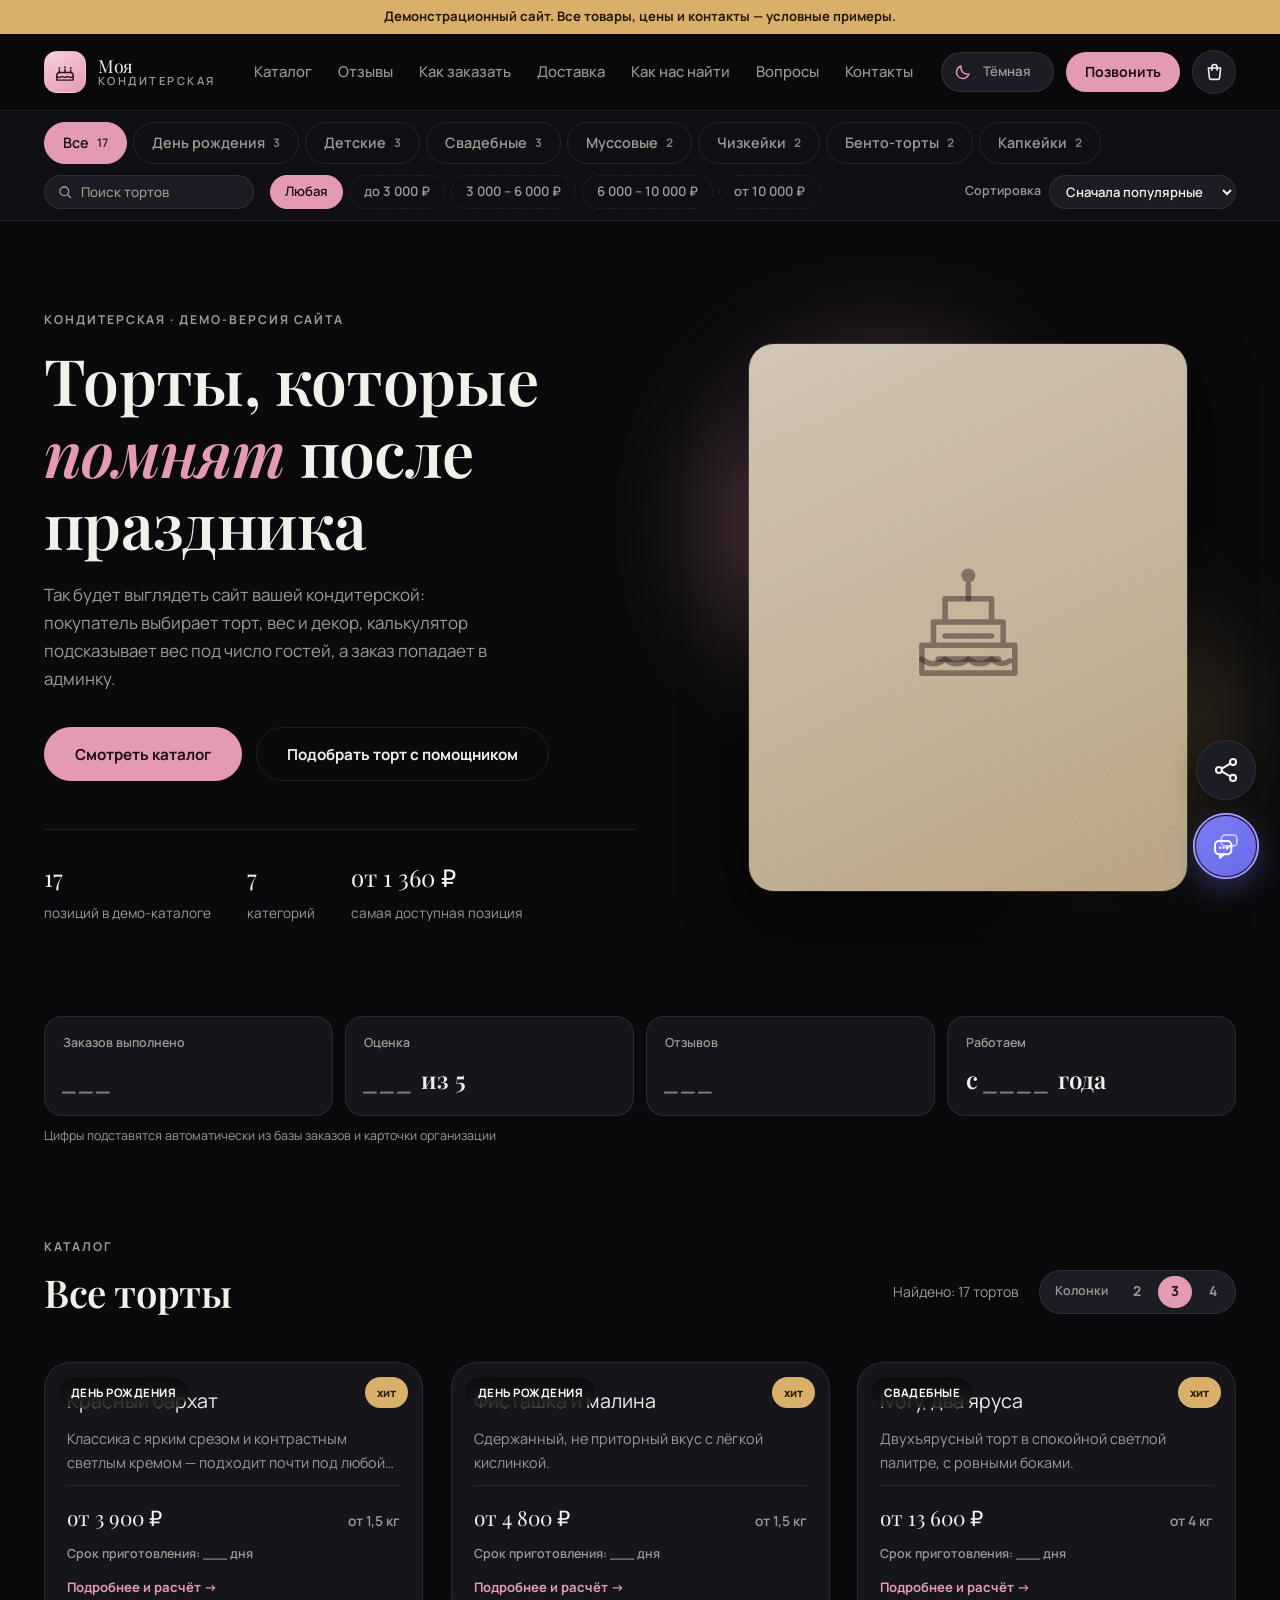
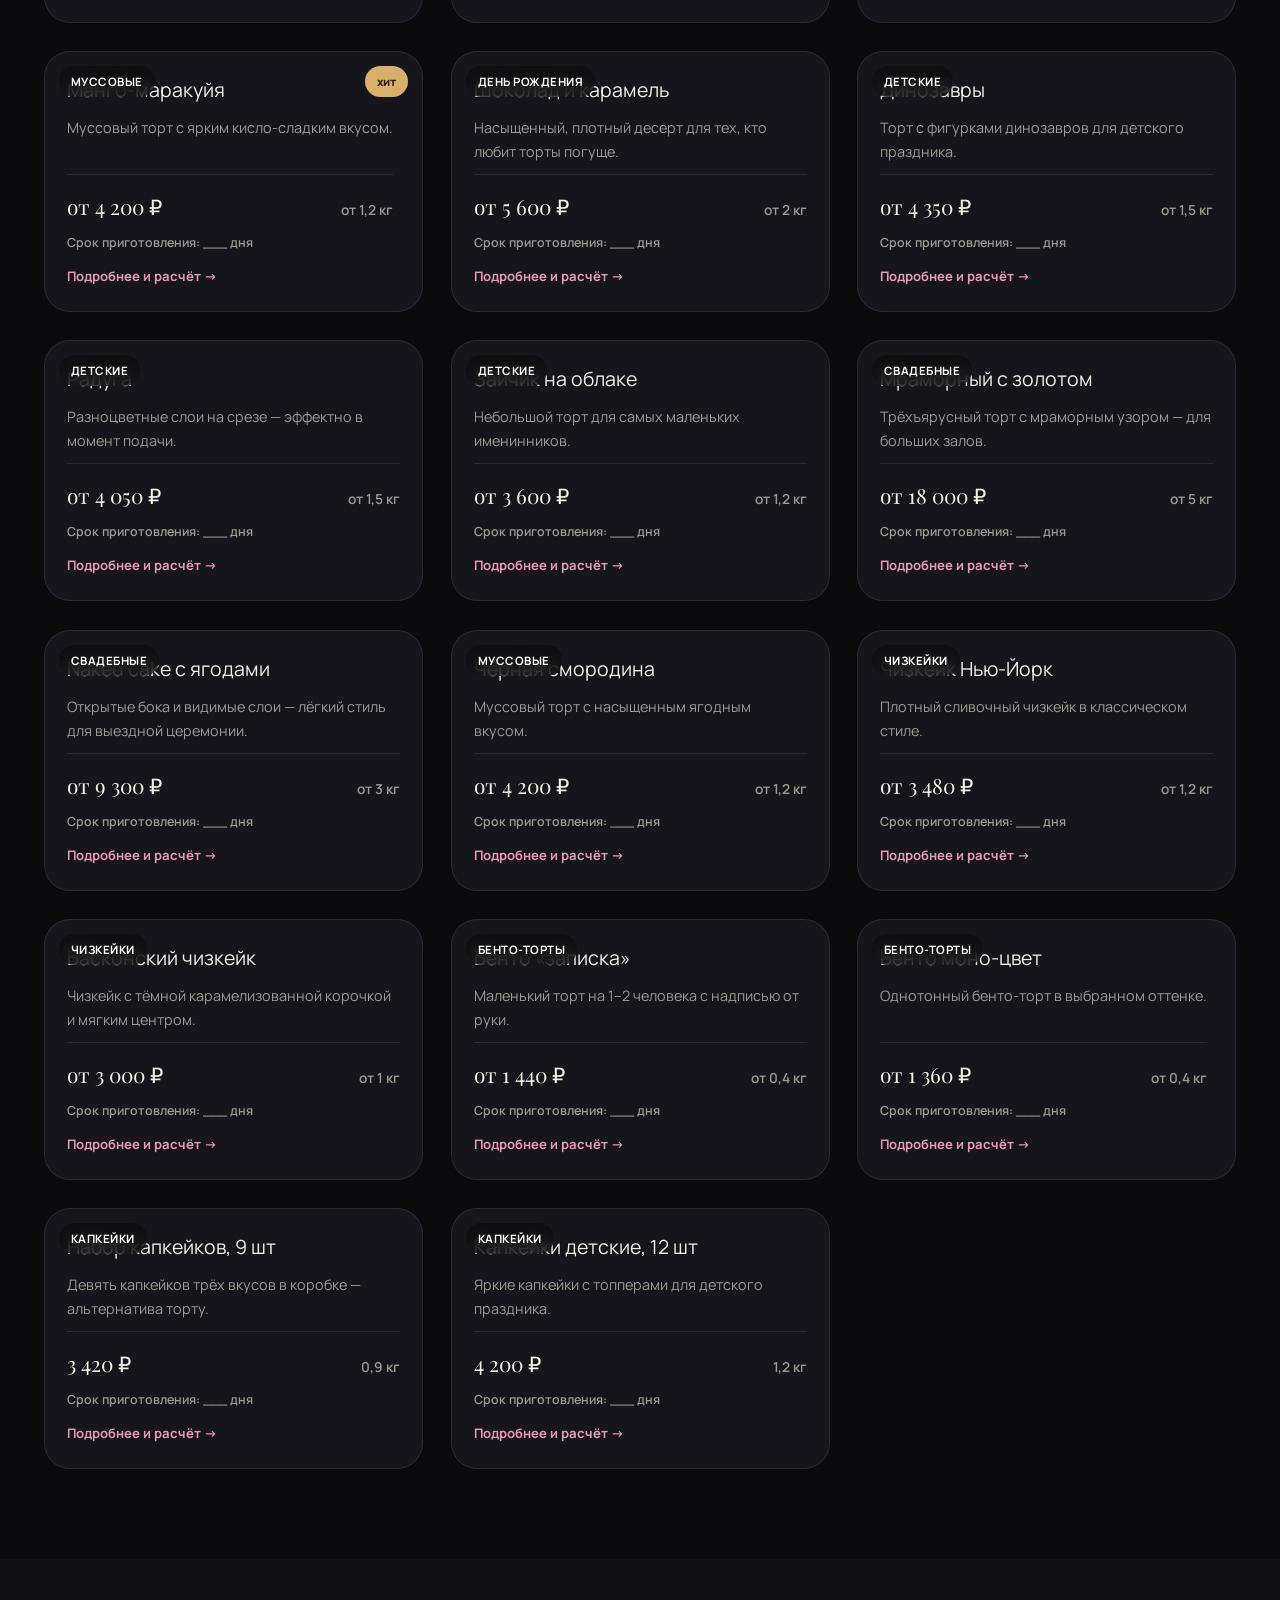
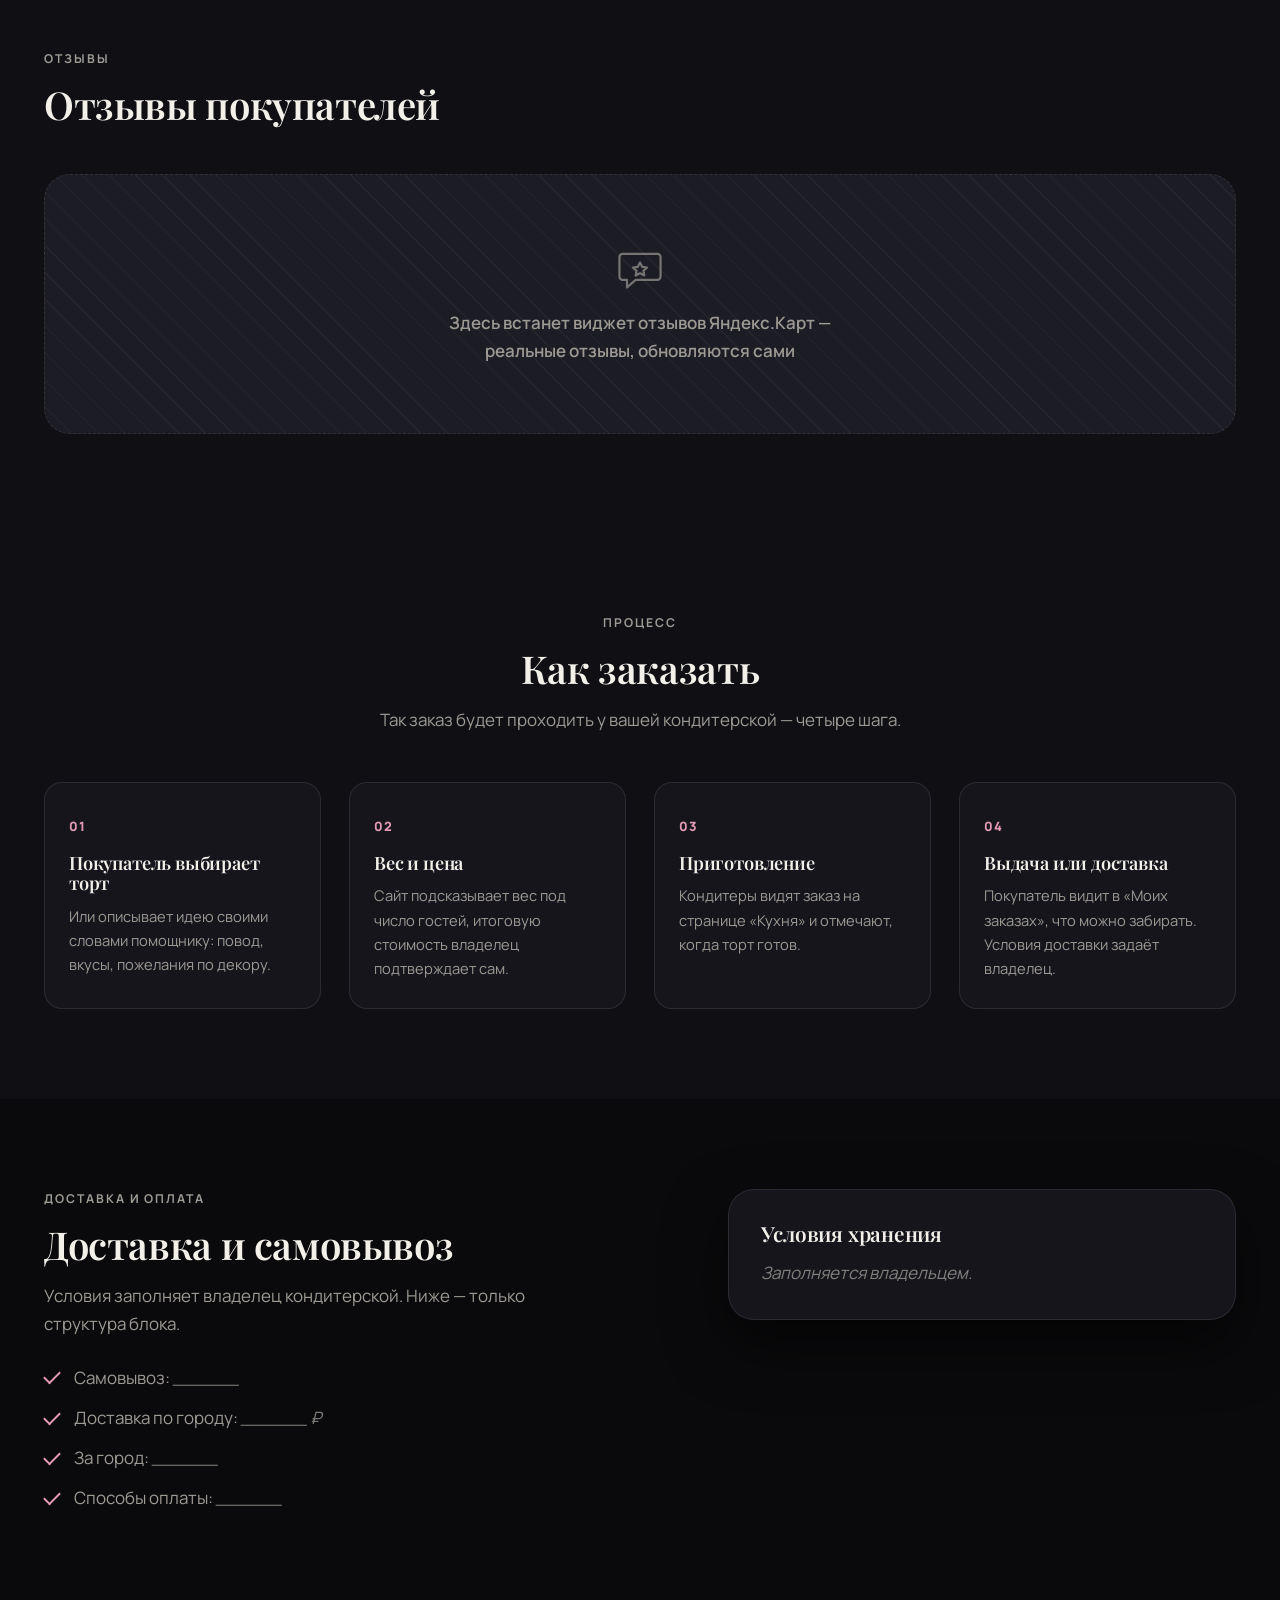
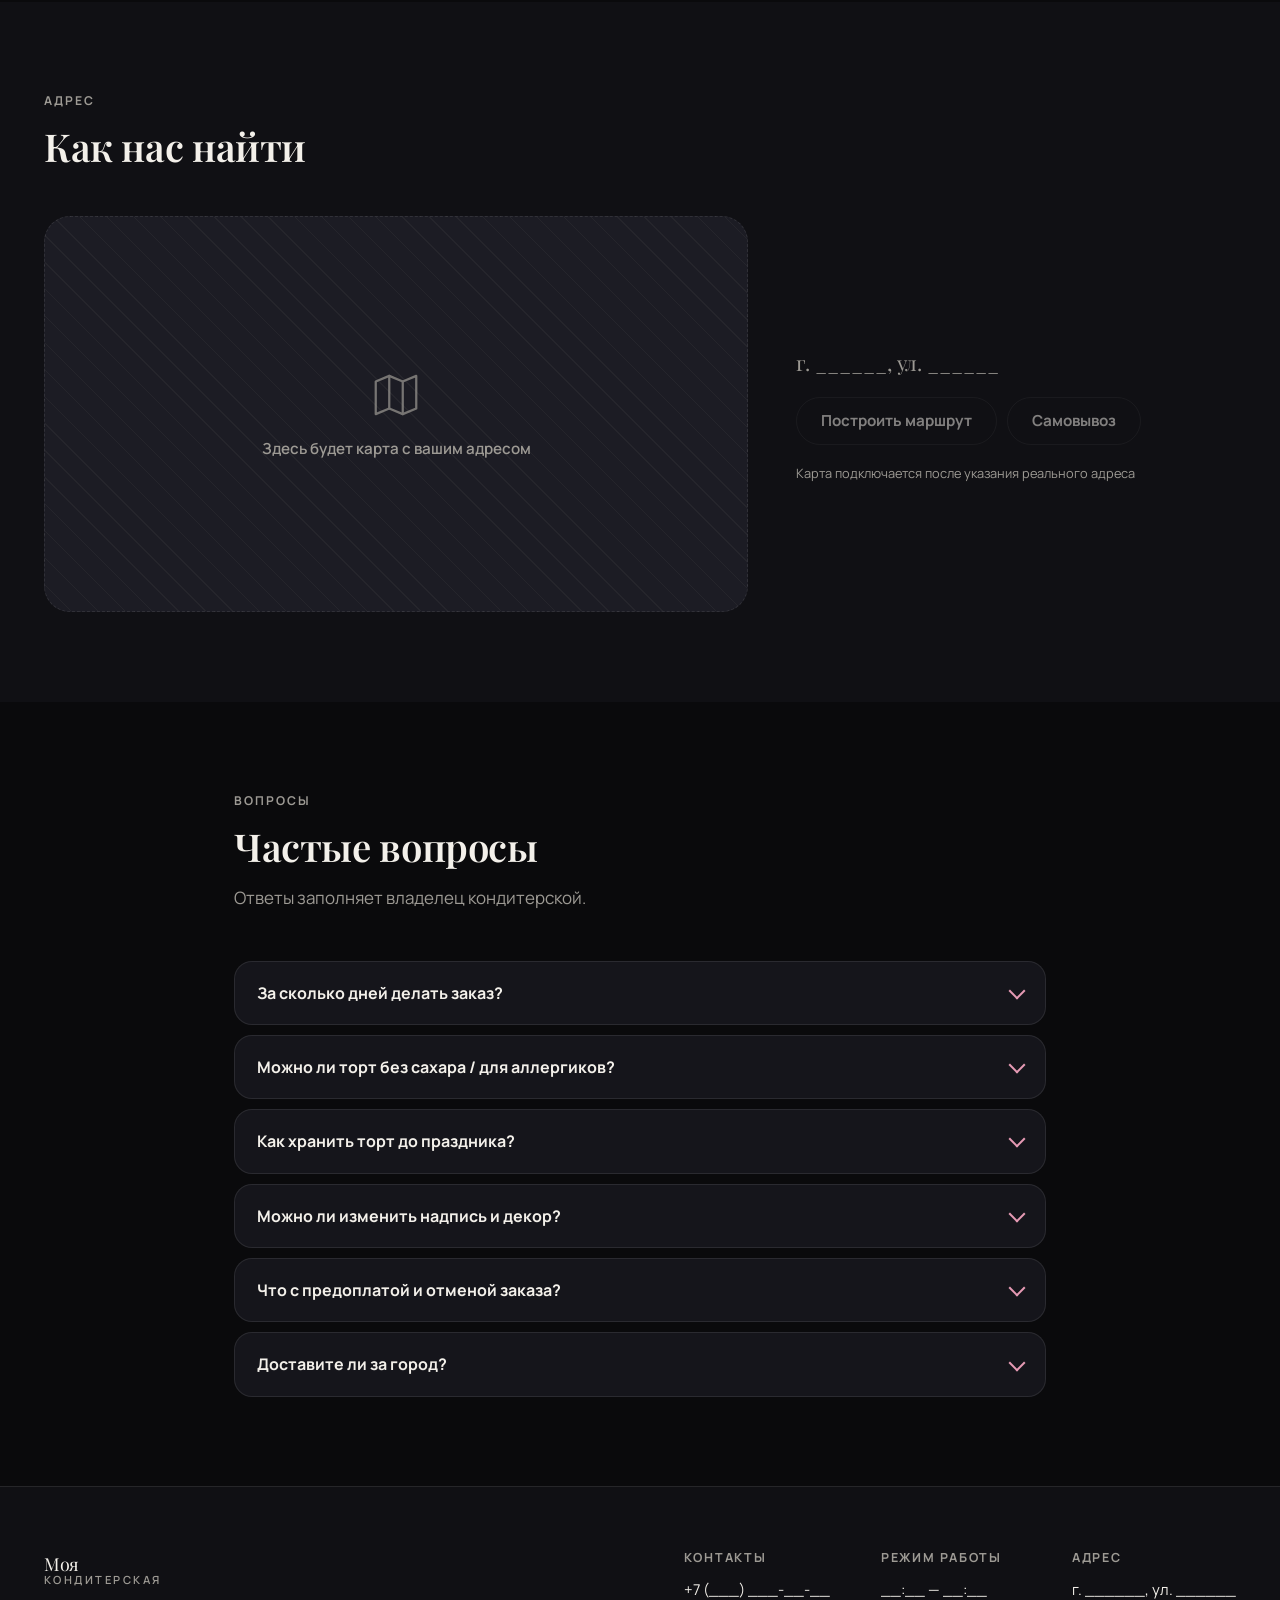
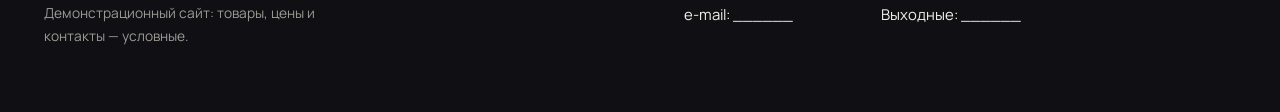
<file: index.html>
<!doctype html>
<html lang="ru" data-theme="dark">
<head>
<meta charset="utf-8">
<meta name="viewport" content="width=device-width, initial-scale=1, viewport-fit=cover">
<title>Моя кондитерская — торты на заказ: каталог, вес под гостей, подбор</title>
<meta name="description" content="Торты на заказ: каталог с ценами от минимального веса, подбор веса под число гостей, ИИ-помощник и корзина. Демо-версия сайта кондитерской.">
<meta name="theme-color" content="#0a0a0c">

<!-- иконка сайта: та же, что в логотипе -->
<link rel="icon" href="images/favicon.svg" type="image/svg+xml">
<link rel="icon" href="images/favicon-32.png" type="image/png" sizes="32x32">
<link rel="apple-touch-icon" href="images/apple-touch-icon.png">

<!-- Превью ссылки в мессенджерах и соцсетях (Open Graph, Twitter Card).
     Адреса полные: мессенджеры не понимают относительные ссылки.
     Картинка — images/og.png (1200×630), исходник — images/og.svg.
     Сменится адрес сайта — поменяйте og:url, og:image и twitter:image. -->
<meta property="og:type" content="website">
<meta property="og:site_name" content="Моя кондитерская">
<meta property="og:locale" content="ru_RU">
<meta property="og:title" content="Моя кондитерская — торты на заказ">
<meta property="og:description" content="Торты на заказ: каталог, вес и цена под число гостей, подбор с помощником.">
<meta property="og:url" content="https://neuralcoderdan.github.io/cheeseit-demo/">
<meta property="og:image" content="https://neuralcoderdan.github.io/cheeseit-demo/images/og.png">
<meta property="og:image:type" content="image/png">
<meta property="og:image:width" content="1200">
<meta property="og:image:height" content="630">
<meta property="og:image:alt" content="«Моя кондитерская» — торты на заказ: иконка торта на тёмном фоне">
<meta name="twitter:card" content="summary_large_image">
<meta name="twitter:title" content="Моя кондитерская — торты на заказ">
<meta name="twitter:description" content="Торты на заказ: каталог, вес и цена под число гостей, подбор с помощником.">
<meta name="twitter:image" content="https://neuralcoderdan.github.io/cheeseit-demo/images/og.png">
<meta name="twitter:image:alt" content="«Моя кондитерская» — торты на заказ: иконка торта на тёмном фоне">
<link rel="preconnect" href="https://fonts.googleapis.com">
<link rel="preconnect" href="https://fonts.gstatic.com" crossorigin>
<link rel="stylesheet" href="https://fonts.googleapis.com/css2?family=Manrope:wght@400;500;600;700;800&family=Playfair+Display:wght@500;600;700&display=swap">
<link rel="stylesheet" href="css/styles.css?v=15">
<link rel="stylesheet" href="css/assistant.css?v=5">
<link rel="stylesheet" href="css/cart.css?v=7">
<script>
  /* тема до первой отрисовки — чтобы не было вспышки */
  (function () {
    try {
      var t = localStorage.getItem('mk-theme');
      if (t === 'light' || t === 'dark') document.documentElement.setAttribute('data-theme', t);
    } catch (e) {}
  })();
</script>
</head>
<body id="top">

<a class="skip" href="#catalog">Перейти к каталогу</a>

<!-- ───────────────── ПЛАШКА ДЕМО ───────────────── -->
<div class="demobar" role="note">Демонстрационный сайт. Все товары, цены и контакты — условные примеры.</div>

<!-- ───────────────── ШАПКА ───────────────── -->
<header class="hdr">
  <div class="wrap hdr__in">
    <a class="brand" href="#top" aria-label="Моя кондитерская — на главную">
      <span class="brand__mark" aria-hidden="true">
        <svg viewBox="0 0 32 32" fill="none" stroke="currentColor" stroke-width="1.8" stroke-linecap="round" stroke-linejoin="round">
          <path d="M6 26h20v-6c0-2-1.6-3.5-3.6-3.5H9.6C7.6 16.5 6 18 6 20v6Z"/>
          <path d="M9 16.5v-3M16 16.5v-4M23 16.5v-3"/>
          <circle cx="9" cy="11" r="1.1" fill="currentColor" stroke="none"/>
          <circle cx="16" cy="10" r="1.1" fill="currentColor" stroke="none"/>
          <circle cx="23" cy="11" r="1.1" fill="currentColor" stroke="none"/>
          <path d="M6 21.5c2.2 1.6 4.4 1.6 6.6 0 2.2 1.6 4.4 1.6 6.7 0 2.2 1.6 4.5 1.6 6.7 0"/>
        </svg>
      </span>
      <span class="brand__txt">Моя<em>кондитерская</em></span>
    </a>

    <nav class="nav" aria-label="Основная навигация">
      <a href="#catalog">Каталог</a>
      <a href="#reviews">Отзывы</a>
      <a href="#how">Как заказать</a>
      <a href="#delivery">Доставка</a>
      <a href="#find">Как нас найти</a>
      <a href="#faq">Вопросы</a>
      <a href="#contacts">Контакты</a>
      <!-- видны только тем, кому нужны: «Мои заказы» — после первого заказа,
           «Админ-панель» — в режиме владельца (см. js/account.js) -->
      <a href="#my-orders" id="navMine" hidden>Мои заказы</a>
      <a href="admin.html" id="navAdmin" class="nav__admin" hidden>Админ-панель</a>
    </nav>

    <div class="hdr__act">
      <button class="toggle" id="themeBtn" type="button" aria-pressed="true" aria-label="Переключить тему">
        <span class="toggle__ic" aria-hidden="true">
          <svg class="ic-moon" viewBox="0 0 24 24" fill="none" stroke="currentColor" stroke-width="1.8" stroke-linecap="round" stroke-linejoin="round">
            <path d="M20 14.5A8.5 8.5 0 0 1 9.5 4a8.5 8.5 0 1 0 10.5 10.5Z"/>
          </svg>
          <svg class="ic-sun" viewBox="0 0 24 24" fill="none" stroke="currentColor" stroke-width="1.8" stroke-linecap="round" stroke-linejoin="round">
            <circle cx="12" cy="12" r="4.2"/>
            <path d="M12 3v2.2M12 18.8V21M3 12h2.2M18.8 12H21M5.6 5.6l1.6 1.6M16.8 16.8l1.6 1.6M18.4 5.6l-1.6 1.6M7.2 16.8l-1.6 1.6"/>
          </svg>
        </span>
        <span class="toggle__lbl" id="themeLbl">Тёмная</span>
      </button>
      <a class="btn btn--sm" id="callBtn" href="#contacts">Позвонить</a>
      <button class="cartbtn js-cart-open" id="hdrCart" type="button" aria-label="Корзина, позиций: 0">
        <svg viewBox="0 0 24 24" fill="none" stroke="currentColor" stroke-width="1.8" stroke-linecap="round" stroke-linejoin="round" aria-hidden="true"><path d="M5 8h14l-1.2 11.2a2 2 0 0 1-2 1.8H8.2a2 2 0 0 1-2-1.8L5 8Z"/><path d="M9 10.5V7a3 3 0 0 1 6 0v3.5"/></svg>
        <span class="cartbtn__n" aria-hidden="true">0</span>
      </button>
    </div>
  </div>
</header>

<!-- ───────────────── ВКЛАДКИ КАТЕГОРИЙ (сразу под шапкой) ───────────────── -->
<div class="tabsbar" id="tabsbar">
  <div class="wrap tabsbar__in">
    <div class="fbar">
      <button class="fbar__btn" id="fOpen" type="button" aria-haspopup="dialog" aria-controls="fsheet">
        <svg viewBox="0 0 24 24" fill="none" stroke="currentColor" stroke-width="1.9" stroke-linecap="round" aria-hidden="true"><path d="M4 7h10M18 7h2M4 17h4M12 17h8"/><circle cx="16" cy="7" r="2"/><circle cx="10" cy="17" r="2"/></svg>
        <span id="fOpenLbl">Фильтры</span>
      </button>
      <label class="search search--bar"><svg viewBox="0 0 24 24" fill="none" stroke="currentColor" stroke-width="2" stroke-linecap="round" aria-hidden="true" focusable="false"><circle cx="11" cy="11" r="6.5"/><path d="m16 16 4.5 4.5"/></svg><input class="search__in js-search" type="search" placeholder="Поиск тортов" aria-label="Поиск по названию и описанию" autocomplete="off" enterkeyhint="search"><button class="search__x js-search-clear" type="button" aria-label="Очистить поиск" hidden><svg viewBox="0 0 24 24" fill="none" stroke="currentColor" stroke-width="2.2" stroke-linecap="round" aria-hidden="true" focusable="false"><path d="M7 7l10 10M17 7 7 17"/></svg></button></label>
      <button class="cartbtn js-cart-open" type="button" aria-label="Корзина, позиций: 0">
        <svg viewBox="0 0 24 24" fill="none" stroke="currentColor" stroke-width="1.8" stroke-linecap="round" stroke-linejoin="round" aria-hidden="true"><path d="M5 8h14l-1.2 11.2a2 2 0 0 1-2 1.8H8.2a2 2 0 0 1-2-1.8L5 8Z"/><path d="M9 10.5V7a3 3 0 0 1 6 0v3.5"/></svg>
        <span class="cartbtn__n" aria-hidden="true">0</span>
      </button>
    </div>
    <div class="tabs" id="tabs" role="tablist" aria-label="Категории тортов"></div>
    <div class="filters">
      <label class="search search--row"><svg viewBox="0 0 24 24" fill="none" stroke="currentColor" stroke-width="2" stroke-linecap="round" aria-hidden="true" focusable="false"><circle cx="11" cy="11" r="6.5"/><path d="m16 16 4.5 4.5"/></svg><input class="search__in js-search" type="search" placeholder="Поиск тортов" aria-label="Поиск по названию и описанию" autocomplete="off" enterkeyhint="search"><button class="search__x js-search-clear" type="button" aria-label="Очистить поиск" hidden><svg viewBox="0 0 24 24" fill="none" stroke="currentColor" stroke-width="2.2" stroke-linecap="round" aria-hidden="true" focusable="false"><path d="M7 7l10 10M17 7 7 17"/></svg></button></label>
      <div class="prices" id="prices" role="group" aria-label="Цена"></div>
      <label class="sort">
        <span class="sort__lbl">Сортировка</span>
        <select id="sort" aria-label="Сортировка">
          <option value="popular">Сначала популярные</option>
          <option value="asc">По возрастанию цены</option>
          <option value="desc">По убыванию цены</option>
        </select>
      </label>
      <!-- 768–820px: шапка не липнет, поэтому корзина дублируется в строке фильтров -->
      <button class="cartbtn cartbtn--row js-cart-open" type="button" aria-label="Корзина, позиций: 0">
        <svg viewBox="0 0 24 24" fill="none" stroke="currentColor" stroke-width="1.8" stroke-linecap="round" stroke-linejoin="round" aria-hidden="true"><path d="M5 8h14l-1.2 11.2a2 2 0 0 1-2 1.8H8.2a2 2 0 0 1-2-1.8L5 8Z"/><path d="M9 10.5V7a3 3 0 0 1 6 0v3.5"/></svg>
        <span class="cartbtn__n" aria-hidden="true">0</span>
      </button>
    </div>
  </div>
</div>

<!-- ───────────────── ГЕРОЙ ───────────────── -->
<section class="hero">
  <div class="wrap hero__in">
    <div class="hero__copy">
      <p class="eyebrow">Кондитерская · демо-версия сайта</p>
      <h1 class="hero__title">Торты, которые <em>помнят</em> после праздника</h1>
      <p class="hero__lead">
        Так будет выглядеть сайт вашей кондитерской: покупатель выбирает торт,
        вес и декор, калькулятор подсказывает вес под число гостей, а заказ
        попадает в админку.
      </p>
      <div class="hero__btns">
        <a class="btn btn--lg" href="#catalog">Смотреть каталог</a>
        <button class="btn btn--lg btn--ghost" type="button" data-open-ai>Подобрать торт с помощником</button>
      </div>
      <dl class="facts">
        <div><dt id="fCount">—</dt><dd>позиций в демо-каталоге</dd></div>
        <div><dt id="fCats">—</dt><dd>категорий</dd></div>
        <div><dt id="fMin">—</dt><dd>самая доступная позиция</dd></div>
      </dl>
    </div>
    <div class="hero__art" aria-hidden="true">
      <div class="blob blob--1"></div>
      <div class="blob blob--2"></div>
      <div class="hero__card" id="heroArt"></div>
    </div>
  </div>
</section>

<!-- ───────────────── КАТАЛОГ ───────────────── -->
<main>
<!-- ───────────────── БЛОК ДОВЕРИЯ ─────────────────
     Значения — заглушки. Подставятся автоматически: заказы — из базы,
     оценка, число отзывов и год — из карточки организации. Ничего не выдумывать. -->
<section class="trust" aria-label="Кондитерская в цифрах">
  <div class="wrap">
    <dl class="trust__grid">
      <div class="trust__item"><dt>Заказов выполнено</dt><dd class="ph-text">___</dd></div>
      <div class="trust__item"><dt>Оценка</dt><dd><span class="ph-text">___</span> из 5</dd></div>
      <div class="trust__item"><dt>Отзывов</dt><dd class="ph-text">___</dd></div>
      <div class="trust__item"><dt>Работаем</dt><dd>с <span class="ph-text">____</span> года</dd></div>
    </dl>
    <p class="trust__note">Цифры подставятся автоматически из базы заказов и карточки организации</p>
  </div>
</section>

<section class="section" id="catalog">
  <div class="wrap">
    <header class="sec-head">
      <div>
        <p class="eyebrow">Каталог</p>
        <h2 class="sec-title" id="catTitle">Все торты</h2>
      </div>
      <div class="toolbar">
        <span class="count" id="count" aria-live="polite"></span>
        <div class="cols" role="group" aria-label="Количество колонок">
          <span class="cols__lbl">Колонки</span>
          <button type="button" data-cols="2" aria-pressed="false">2</button>
          <button type="button" data-cols="3" aria-pressed="true">3</button>
          <button type="button" data-cols="4" aria-pressed="false">4</button>
        </div>
      </div>
    </header>

    <div class="grid" id="grid"></div>

    <div class="empty" id="empty" hidden>
      <p id="emptyText">По этим условиям ничего нет.</p>
      <button class="btn btn--ghost" type="button" id="resetFilters">Сбросить фильтры</button>
    </div>

    <!-- 6: недавно смотрели — показывается, только если что-то открывали -->
    <div class="recent" id="recent" hidden>
      <div class="recent__hdr">
        <h3 class="recent__ttl" id="recentTtl">Недавно смотрели</h3>
        <button class="recent__clear" type="button" id="recentClear">Очистить</button>
      </div>
      <ul class="recent__list" id="recentList" aria-labelledby="recentTtl"></ul>
    </div>
  </div>
</section>

<!-- ───────────────── ОТЗЫВЫ ПОКУПАТЕЛЕЙ ───────────────── -->
<section class="section section--alt" id="reviews">
  <div class="wrap">
    <header class="sec-head">
      <div>
        <p class="eyebrow">Отзывы</p>
        <h2 class="sec-title">Отзывы покупателей</h2>
      </div>
    </header>
    <div class="reviews" id="yandexReviews">
      <!--
        СЮДА — КОД ВИДЖЕТА ОТЗЫВОВ ЯНДЕКС.КАРТ.
        Как получить: Яндекс Бизнес → карточка организации → «Виджет с отзывами»
        (или yandex.ru/sprav → ваша организация → Продвижение → Виджеты) → скопировать код
        и вставить его вместо блока <div class="reviews__ph"> ниже. Отзывы будут настоящие
        и обновятся сами. Выдуманные отзывы сюда не писать.
      -->
      <div class="reviews__ph">
        <svg viewBox="0 0 48 48" fill="none" stroke="currentColor" stroke-width="2" stroke-linecap="round" stroke-linejoin="round" aria-hidden="true" focusable="false">
          <path d="M8 10h32a3 3 0 0 1 3 3v18a3 3 0 0 1-3 3H20l-8 7v-7H8a3 3 0 0 1-3-3V13a3 3 0 0 1 3-3Z"/>
          <path d="m17 18 2 4 4.5.6-3.3 3 .8 4.4-4-2.2-4 2.2.8-4.4-3.3-3 4.5-.6 2-4Z" transform="translate(7 0)"/>
        </svg>
        <p>Здесь встанет виджет отзывов Яндекс.Карт — реальные отзывы, обновляются сами</p>
      </div>
    </div>
  </div>
</section>

<!-- ───────────────── КАК ЗАКАЗАТЬ ───────────────── -->
<section class="section section--alt" id="how">
  <div class="wrap">
    <header class="sec-head sec-head--center">
      <div>
        <p class="eyebrow">Процесс</p>
        <h2 class="sec-title">Как заказать</h2>
        <p class="sec-lead">Так заказ будет проходить у вашей кондитерской — четыре шага.</p>
      </div>
    </header>
    <ol class="steps">
      <li><span class="steps__n">01</span><h3>Покупатель выбирает торт</h3><p>Или описывает идею своими словами помощнику: повод, вкусы, пожелания по декору.</p></li>
      <li><span class="steps__n">02</span><h3>Вес и цена</h3><p>Сайт подсказывает вес под число гостей, итоговую стоимость владелец подтверждает сам.</p></li>
      <li><span class="steps__n">03</span><h3>Приготовление</h3><p>Кондитеры видят заказ на странице «Кухня» и отмечают, когда торт готов.</p></li>
      <li><span class="steps__n">04</span><h3>Выдача или доставка</h3><p>Покупатель видит в «Моих заказах», что можно забирать. Условия доставки задаёт владелец.</p></li>
    </ol>
  </div>
</section>

<!-- ───────────────── ДОСТАВКА ───────────────── -->
<section class="section" id="delivery">
  <div class="wrap two-col">
    <div>
      <p class="eyebrow">Доставка и оплата</p>
      <h2 class="sec-title">Доставка и самовывоз</h2>
      <p class="sec-lead">
        Условия заполняет владелец кондитерской. Ниже — только структура блока.
      </p>
      <ul class="ticks">
        <li>Самовывоз: <span class="ph-text">______</span></li>
        <li>Доставка по городу: <span class="ph-text">______ ₽</span></li>
        <li>За город: <span class="ph-text">______</span></li>
        <li>Способы оплаты: <span class="ph-text">______</span></li>
      </ul>
    </div>
    <div class="notecard">
      <h3>Условия хранения</h3>
      <p class="ph-text">Заполняется владельцем.</p>
    </div>
  </div>
</section>

<!-- ───────────────── КАК НАС НАЙТИ (заготовка под карту) ───────────────── -->
<section class="section section--alt" id="find">
  <div class="wrap">
    <header class="sec-head">
      <div>
        <p class="eyebrow">Адрес</p>
        <h2 class="sec-title">Как нас найти</h2>
      </div>
    </header>
    <div class="find">
      <div class="find__map" role="img" aria-label="Заглушка карты">
        <svg viewBox="0 0 48 48" fill="none" stroke="currentColor" stroke-width="2" stroke-linecap="round" stroke-linejoin="round" aria-hidden="true">
          <path d="M6 12l12-5 12 5 12-5v29l-12 5-12-5-12 5V12Z"/>
          <path d="M18 7v29M30 12v29"/>
        </svg>
        <p>Здесь будет карта с вашим адресом</p>
      </div>
      <div class="find__side">
        <p class="find__addr">г. ______, ул. ______</p>
        <div class="find__btns">
          <button class="btn btn--ghost" type="button" disabled aria-disabled="true">Построить маршрут</button>
          <button class="btn btn--ghost" type="button" disabled aria-disabled="true">Самовывоз</button>
        </div>
        <p class="find__note">Карта подключается после указания реального адреса</p>
      </div>
    </div>
  </div>
</section>

<!-- ───────────────── ЧАСТЫЕ ВОПРОСЫ ───────────────── -->
<section class="section" id="faq">
  <div class="wrap faq">
    <header class="sec-head">
      <div>
        <p class="eyebrow">Вопросы</p>
        <h2 class="sec-title">Частые вопросы</h2>
        <p class="sec-lead">Ответы заполняет владелец кондитерской.</p>
      </div>
    </header>
    <div class="faq__list">
      <details class="faq__item">
        <summary>За сколько дней делать заказ?</summary>
        <p class="ph-text">Заполняется владельцем.</p>
      </details>
      <details class="faq__item">
        <summary>Можно ли торт без сахара / для аллергиков?</summary>
        <p class="ph-text">Заполняется владельцем.</p>
      </details>
      <details class="faq__item">
        <summary>Как хранить торт до праздника?</summary>
        <p class="ph-text">Заполняется владельцем.</p>
      </details>
      <details class="faq__item">
        <summary>Можно ли изменить надпись и декор?</summary>
        <p class="ph-text">Заполняется владельцем.</p>
      </details>
      <details class="faq__item">
        <summary>Что с предоплатой и отменой заказа?</summary>
        <p class="ph-text">Заполняется владельцем.</p>
      </details>
      <details class="faq__item">
        <summary>Доставите ли за город?</summary>
        <p class="ph-text">Заполняется владельцем.</p>
      </details>
    </div>
  </div>
</section>

<!-- ───────────────── ПОДВАЛ ───────────────── -->
<footer class="footer" id="contacts">
  <div class="wrap footer__in">
    <div>
      <a class="brand brand--foot" href="#top">
        <span class="brand__txt">Моя<em>кондитерская</em></span>
      </a>
      <p class="footer__note">Демонстрационный сайт: товары, цены и контакты — условные.</p>
    </div>
    <div class="footer__cols">
      <div>
        <h4>Контакты</h4>
        <p data-phone>+7 (___) ___-__-__</p>
        <p>e-mail: ______</p>
      </div>
      <div>
        <h4>Режим работы</h4>
        <p>__:__ — __:__</p>
        <p>Выходные: ______</p>
      </div>
      <div>
        <h4>Адрес</h4>
        <p>г. ______, ул. ______</p>
      </div>
    </div>
  </div>
</footer>
</main>

<!-- ───────────────── МОДАЛКА ───────────────── -->
<div class="modal" id="modal" hidden>
  <div class="modal__backdrop" data-close></div>
  <div class="modal__box" role="dialog" aria-modal="true" aria-labelledby="mTitle">
    <button class="modal__x" type="button" data-close aria-label="Закрыть">
      <svg viewBox="0 0 24 24" fill="none" stroke="currentColor" stroke-width="2" stroke-linecap="round" aria-hidden="true" focusable="false"><path d="M6 6l12 12M18 6L6 18"/></svg>
    </button>

    <div class="modal__grid">
      <div class="modal__media" id="mMedia"></div>

      <div class="modal__body">
        <span class="badge" id="mCat"></span>
        <h3 class="modal__title" id="mTitle"></h3>
        <p class="modal__desc" id="mDesc"></p>
        <p class="leadtime" id="mLead"></p>

        <!-- вес выбирают кнопками; гости — только подсказка -->
        <div class="wcalc">
          <h4 class="h-mini" id="wLbl">Вес торта</h4>
          <div class="wbtns" id="wBtns" role="radiogroup" aria-labelledby="wLbl"></div>
          <div class="ghint">
            <label class="ghint__f">
              <span>Гостей:</span>
              <input id="cGuests" type="number" min="1" max="300" step="1" placeholder="15" inputmode="numeric">
            </label>
            <p class="ghint__t" id="gHint" aria-live="polite">Подскажем вес по числу гостей</p>
          </div>
          <p class="wtotal" aria-live="polite"><strong id="wTotal"></strong><small>цена ориентировочная</small></p>
        </div>

        <!-- пожелания к базовому торту: попадут в заказ и видны в админке и на «Кухне» -->
        <label class="wish">
          <span class="h-mini">Пожелания к торту</span>
          <textarea id="mWish" rows="2" maxlength="200" placeholder="Например: побольше ягод, надпись «С днём рождения!»"></textarea>
          <small>Необязательно. У настоящей кондитерской пожелание будет видно кондитеру в заказе.</small>
        </label>

        <div class="modal__cols">
          <div>
            <h4 class="h-mini">Состав</h4>
            <p class="ph-text">Состав заполняется владельцем</p>
          </div>
          <div>
            <h4 class="h-mini">Детали</h4>
            <ul class="kv" id="mMeta"></ul>
          </div>
        </div>

        <div class="modal__btns">
          <button class="btn btn--lg" type="button" id="mAdd">В корзину</button>
          <button class="btn btn--lg btn--ghost" type="button" id="mOrder">Оформить заказ</button>
          <button class="btn btn--lg btn--ghost btn--icon" type="button" id="mShare">
            <svg viewBox="0 0 24 24" fill="none" stroke="currentColor" stroke-width="1.9" stroke-linecap="round" stroke-linejoin="round" aria-hidden="true" focusable="false"><path d="M12 15V3.5M7.5 8 12 3.5 16.5 8"/><path d="M5 12.5V19a2 2 0 0 0 2 2h10a2 2 0 0 0 2-2v-6.5"/></svg>
            Поделиться
          </button>
        </div>
      </div>
    </div>
  </div>
</div>

<!-- ───────────────── ФИЛЬТРЫ НА ТЕЛЕФОНЕ (bottom sheet) ───────────────── -->
<div class="sheet" id="fsheet" hidden>
  <div class="sheet__backdrop" data-sclose></div>
  <div class="sheet__box" role="dialog" aria-modal="true" aria-labelledby="fsTitle">
    <div class="sheet__grab" aria-hidden="true"></div>
    <header class="sheet__hdr">
      <h3 id="fsTitle">Фильтры</h3>
      <button class="iconbtn" type="button" data-sclose aria-label="Закрыть фильтры">
        <svg viewBox="0 0 24 24" fill="none" stroke="currentColor" stroke-width="2" stroke-linecap="round" aria-hidden="true" focusable="false"><path d="M6 6l12 12M18 6L6 18"/></svg>
      </button>
    </header>
    <div class="sheet__body">
      <h4 class="h-mini">Категория</h4>
      <div class="schips" id="fsCats"></div>
      <h4 class="h-mini">Цена</h4>
      <div class="schips" id="fsPrices"></div>
      <h4 class="h-mini">Сортировка</h4>
      <div class="schips" id="fsSort"></div>
    </div>
    <footer class="sheet__ftr">
      <button class="btn btn--ghost" type="button" id="fsReset">Сбросить</button>
      <button class="btn" type="button" id="fsApply">Применить</button>
    </footer>
  </div>
</div>

<!-- ───────────────── КОРЗИНА ───────────────── -->
<div class="cart" id="cart" hidden>
  <div class="cart__backdrop" data-cclose></div>
  <aside class="cart__box" role="dialog" aria-modal="true" aria-labelledby="cartTitle">
    <header class="cart__hdr">
      <h3 id="cartTitle">Корзина</h3>
      <button class="iconbtn" type="button" data-cclose aria-label="Закрыть корзину">
        <svg viewBox="0 0 24 24" fill="none" stroke="currentColor" stroke-width="2" stroke-linecap="round" aria-hidden="true" focusable="false"><path d="M6 6l12 12M18 6L6 18"/></svg>
      </button>
    </header>
    <div class="cart__body" id="cartBody"></div>
  </aside>
</div>

<!-- ───────────────── МОИ ЗАКАЗЫ ───────────────── -->
<div class="cart" id="mine" hidden>
  <div class="cart__backdrop" data-mclose></div>
  <aside class="cart__box" role="dialog" aria-modal="true" aria-labelledby="mineTitle">
    <header class="cart__hdr">
      <h3 id="mineTitle">Мои заказы</h3>
      <button class="iconbtn" type="button" data-mclose aria-label="Закрыть «Мои заказы»">
        <svg viewBox="0 0 24 24" fill="none" stroke="currentColor" stroke-width="2" stroke-linecap="round" aria-hidden="true" focusable="false"><path d="M6 6l12 12M18 6L6 18"/></svg>
      </button>
    </header>
    <div class="cart__body" id="mineBody"></div>
  </aside>
</div>

<!-- тост «Добавлено» с действиями -->
<div class="ctoast" id="ctoast" role="status" aria-live="polite" hidden>
  <span class="ctoast__t" id="ctoastT">Добавлено</span>
  <button class="ctoast__b ctoast__b--main" type="button" id="ctoastCart">В корзину</button>
  <button class="ctoast__b" type="button" id="ctoastGo">Продолжить</button>
</div>

<div class="toast" id="toast" role="status" aria-live="polite"></div>

<!-- разметка FAQPage для поисковиков; ответы — те же заглушки, что на странице -->
<script type="application/ld+json">
{
 "@context": "https://schema.org",
 "@type": "FAQPage",
 "mainEntity": [
  {
   "@type": "Question",
   "name": "За сколько дней делать заказ?",
   "acceptedAnswer": {
    "@type": "Answer",
    "text": "Заполняется владельцем."
   }
  },
  {
   "@type": "Question",
   "name": "Можно ли торт без сахара / для аллергиков?",
   "acceptedAnswer": {
    "@type": "Answer",
    "text": "Заполняется владельцем."
   }
  },
  {
   "@type": "Question",
   "name": "Как хранить торт до праздника?",
   "acceptedAnswer": {
    "@type": "Answer",
    "text": "Заполняется владельцем."
   }
  },
  {
   "@type": "Question",
   "name": "Можно ли изменить надпись и декор?",
   "acceptedAnswer": {
    "@type": "Answer",
    "text": "Заполняется владельцем."
   }
  },
  {
   "@type": "Question",
   "name": "Что с предоплатой и отменой заказа?",
   "acceptedAnswer": {
    "@type": "Answer",
    "text": "Заполняется владельцем."
   }
  },
  {
   "@type": "Question",
   "name": "Доставите ли за город?",
   "acceptedAnswer": {
    "@type": "Answer",
    "text": "Заполняется владельцем."
   }
  }
 ]
}
</script>

<script src="js/config.js?v=4"></script>
<script src="js/data.js?v=5"></script>
<script src="js/orders.js?v=4"></script>
<script src="js/app.js?v=11"></script>
<script src="js/cart.js?v=6"></script>
<script src="js/account.js?v=3"></script>
<script src="js/assistant.js?v=19"></script>
</body>
</html>
</file>
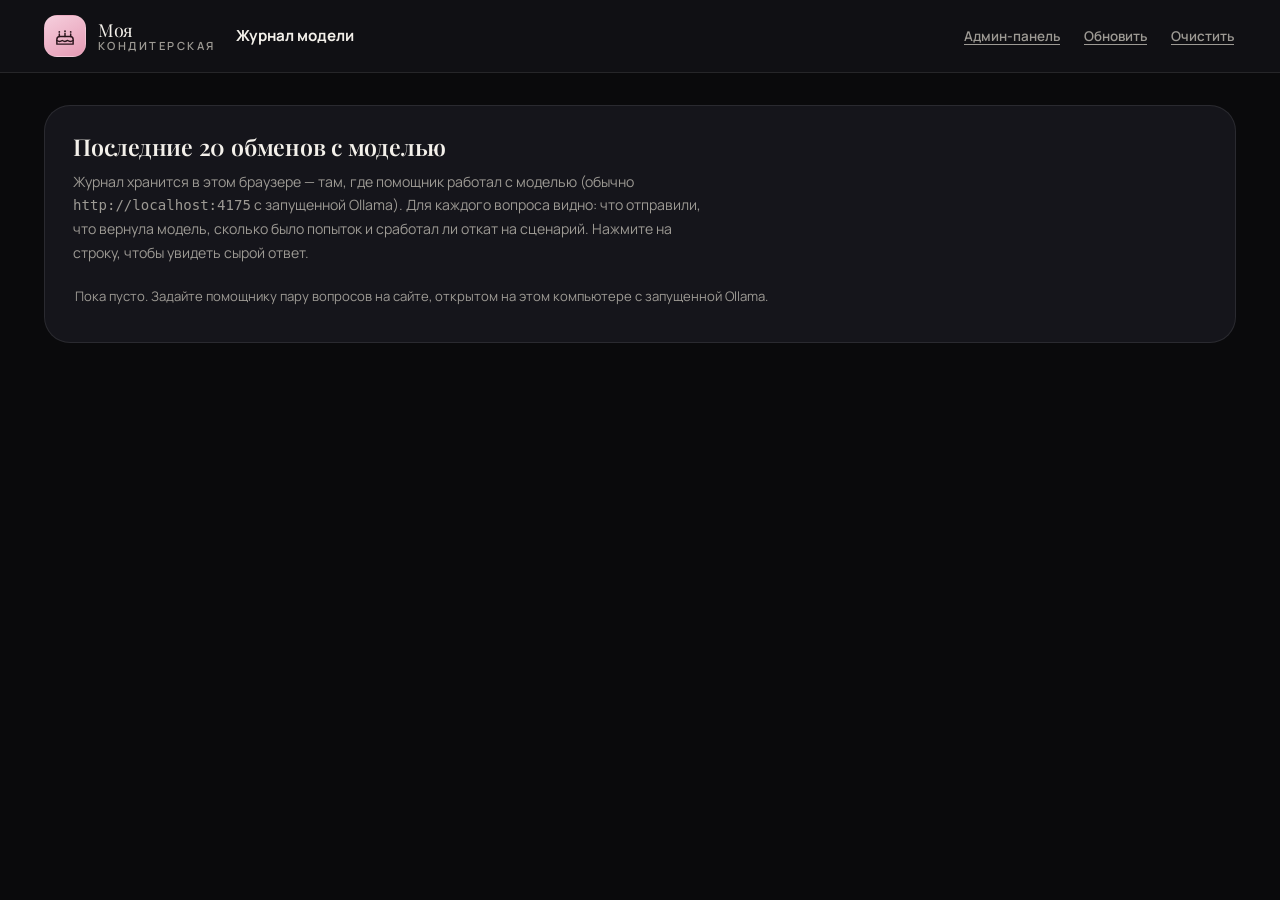
<file: llm-log.html>
<!doctype html>
<html lang="ru" data-theme="dark">
<head>
<meta charset="utf-8">
<meta name="viewport" content="width=device-width, initial-scale=1, viewport-fit=cover">
<title>Журнал модели — Моя кондитерская</title>
<meta name="description" content="Последние обмены ИИ-помощника с локальной моделью: что отправили, что пришло, был ли откат.">
<!-- страница для отладки: только по прямому адресу, в поиск не попадает -->
<meta name="robots" content="noindex, nofollow">
<meta name="theme-color" content="#0a0a0c">
<link rel="icon" href="images/favicon.svg" type="image/svg+xml">
<link rel="icon" href="images/favicon-32.png" type="image/png" sizes="32x32">
<link rel="preconnect" href="https://fonts.googleapis.com">
<link rel="preconnect" href="https://fonts.gstatic.com" crossorigin>
<link rel="stylesheet" href="https://fonts.googleapis.com/css2?family=Manrope:wght@400;500;600;700;800&family=Playfair+Display:wght@500;600;700&display=swap">
<link rel="stylesheet" href="css/styles.css?v=14">
<link rel="stylesheet" href="css/admin.css?v=12">
<script>
  (function () {
    try {
      var t = localStorage.getItem('mk-theme');
      if (t === 'light' || t === 'dark') document.documentElement.setAttribute('data-theme', t);
    } catch (e) {}
  })();
</script>
</head>
<body>

<a class="skip" href="#main">Перейти к журналу</a>

<header class="adm-hdr">
  <div class="wrap adm-hdr__in">
    <div class="brand" aria-label="Моя кондитерская — журнал модели">
      <span class="brand__mark" aria-hidden="true">
        <svg viewBox="0 0 32 32" fill="none" stroke="currentColor" stroke-width="1.8" stroke-linecap="round" stroke-linejoin="round" focusable="false">
          <path d="M6 26h20v-6c0-2-1.6-3.5-3.6-3.5H9.6C7.6 16.5 6 18 6 20v6Z"/>
          <path d="M9 16.5v-3M16 16.5v-4M23 16.5v-3"/>
          <circle cx="9" cy="11" r="1.1" fill="currentColor" stroke="none"/>
          <circle cx="16" cy="10" r="1.1" fill="currentColor" stroke="none"/>
          <circle cx="23" cy="11" r="1.1" fill="currentColor" stroke="none"/>
          <path d="M6 21.5c2.2 1.6 4.4 1.6 6.6 0 2.2 1.6 4.4 1.6 6.7 0 2.2 1.6 4.5 1.6 6.7 0"/>
        </svg>
      </span>
      <span class="brand__txt">Моя<em>кондитерская</em></span>
    </div>
    <span class="adm-hdr__ttl">Журнал модели</span>
    <a class="adm-link" href="admin.html">Админ-панель</a>
    <button class="adm-link" type="button" id="logRefresh">Обновить</button>
    <button class="adm-link" type="button" id="logClear">Очистить</button>
  </div>
</header>

<main id="main" class="wrap adm">
  <section class="panel" aria-labelledby="logTtl">
    <div class="panel__hdr">
      <h1 class="panel__ttl" id="logTtl">Последние 20 обменов с моделью</h1>
      <span class="adm-note" id="logSum" aria-live="polite"></span>
    </div>
    <p class="board__lead">
      Журнал хранится в этом браузере — там, где помощник работал с моделью (обычно
      <code>http://localhost:4175</code> с запущенной Ollama). Для каждого вопроса видно: что отправили,
      что вернула модель, сколько было попыток и сработал ли откат на сценарий. Нажмите на строку,
      чтобы увидеть сырой ответ.
    </p>
    <div id="logList" class="llog"></div>
  </section>
</main>

<script src="js/llm-log.js?v=1"></script>
</body>
</html>
</file>
<file: css/styles.css>
/* ============================================================
   Моя кондитерская — демо
   Темы на CSS-переменных: сырые токены -> семантические
   ============================================================ */

:root {
  /* ---- сырые токены тем ---- */
  --bg-dark:        #0a0a0c;
  --bg-2-dark:      #101014;
  --surface-dark:   #15151b;
  --surface-2-dark: #1c1c24;
  --text-dark:      #f3f0ea;
  --muted-dark:     #9d9a94;
  --border-dark:    rgba(255,255,255,.09);
  --shadow-dark:    0 24px 60px rgba(0,0,0,.55);

  --bg-light:        #fbf8f4;
  --bg-2-light:      #f4efe8;
  --surface-light:   #ffffff;
  --surface-2-light: #f7f2ec;
  --text-light:      #17171c;
  --muted-light:     #6c6a73;
  --border-light:    rgba(20,16,12,.10);
  --shadow-light:    0 20px 50px rgba(60,45,35,.12);

  /* ---- общие ---- */
  --accent:      #e59ab4;
  --accent-soft: #f6cfdd;
  --gold:        #d9b06a;

  --wrap: 1240px;
  --gap: 28px;
  --r-sm: 12px;
  --r-md: 18px;
  --r-lg: 26px;
  --cols: 3;

  --fs-body: clamp(15px, .55vw + 14px, 17px);
  --ease: cubic-bezier(.22,.8,.3,1);
}

/* ---- маппинг темы ---- */
html[data-theme="dark"] {
  --accent-fill: #e59ab4;   /* текст #1d1014 на нём — 8,5:1 */
  --on-accent: #1d1014;
  --bg: var(--bg-dark);
  --bg-2: var(--bg-2-dark);
  --surface: var(--surface-dark);
  --surface-2: var(--surface-2-dark);
  --text: var(--text-dark);
  --muted: var(--muted-dark);
  --border: var(--border-dark);
  --shadow: var(--shadow-dark);
  --media-veil: rgba(8,8,10,.16);
  --glass: rgba(10,10,12,.72);
  color-scheme: dark;
}
html[data-theme="light"] {
  --accent-fill: #a8325c;   /* белый текст на нём — 6,4:1; от фона панели — 5,6:1 */
  --on-accent: #ffffff;
  --bg: var(--bg-light);
  --bg-2: var(--bg-2-light);
  --surface: var(--surface-light);
  --surface-2: var(--surface-2-light);
  --text: var(--text-light);
  --muted: var(--muted-light);
  --border: var(--border-light);
  --shadow: var(--shadow-light);
  --media-veil: rgba(255,255,255,.06);
  --glass: rgba(251,248,244,.78);
  color-scheme: light;
}

/* ============================= база ============================= */
*, *::before, *::after { box-sizing: border-box; }
html { scroll-behavior: smooth; scroll-padding-top: 190px; background: var(--bg); }
body {
  margin: 0;
  background: var(--bg);
  color: var(--text);
  font: 400 var(--fs-body)/1.65 "Manrope", -apple-system, BlinkMacSystemFont, "Segoe UI", system-ui, sans-serif;
  -webkit-font-smoothing: antialiased;
}
h1, h2, h3, h4 { font-family: "Playfair Display", Georgia, serif; font-weight: 600; line-height: 1.12; margin: 0; letter-spacing: -.01em; }
p { margin: 0; }
a { color: inherit; text-decoration: none; }
img, svg { display: block; max-width: 100%; }
button, input, select { font: inherit; color: inherit; }
ul, ol, dl { margin: 0; padding: 0; list-style: none; }

.wrap { width: 100%; max-width: var(--wrap); margin-inline: auto; padding-inline: 24px; }
.eyebrow {
  font-size: .76rem; font-weight: 700; letter-spacing: .16em; text-transform: uppercase;
  color: var(--muted); margin-bottom: 14px;
}
.skip {
  position: absolute; left: -9999px; top: 0; z-index: 100;
  background: var(--accent); color: #1a1013; padding: 10px 16px; border-radius: 0 0 var(--r-sm) 0;
}
.skip:focus { left: 0; }
:focus-visible { outline: 2px solid var(--accent); outline-offset: 3px; }

/* ============================= кнопки ============================= */
.btn {
  --h: 48px;
  display: inline-flex; align-items: center; justify-content: center; gap: 8px;
  min-height: var(--h); padding: 0 24px;
  border: 1px solid transparent; border-radius: 999px;
  background: var(--accent); color: #1d1014;
  font-weight: 700; font-size: .95rem; cursor: pointer;
  transition: transform .18s var(--ease), filter .18s var(--ease), background-color .18s, color .18s, border-color .18s;
}
.btn:hover { filter: brightness(1.06); transform: translateY(-2px); }
.btn:active { transform: translateY(0); }
.btn--sm { --h: 40px; padding: 0 18px; font-size: .88rem; }
.btn--lg { --h: 54px; padding: 0 30px; }
.btn--ghost { background: transparent; color: var(--text); border-color: var(--border); }
.btn--ghost:hover { border-color: var(--accent); color: var(--accent); filter: none; }

/* ============================= шапка ============================= */
.hdr {
  position: sticky; top: 0; z-index: 40;
  background: var(--glass);
  backdrop-filter: blur(16px) saturate(140%);
  border-bottom: 1px solid var(--border);
}
.hdr__in { display: flex; align-items: center; gap: 28px; min-height: 76px; }
.brand { display: inline-flex; align-items: center; gap: 12px; flex: 0 0 auto; }
.brand__mark {
  width: 42px; height: 42px; display: grid; place-items: center;
  border-radius: 13px; border: 1px solid var(--border);
  background: linear-gradient(150deg, var(--accent-soft), var(--accent));
  color: #2a151c;
}
.brand__mark svg { width: 26px; height: 26px; }
.brand__txt { font-family: "Playfair Display", Georgia, serif; font-size: 1.12rem; line-height: 1.1; }
.brand__txt em { display: block; font-style: normal; font-size: .7rem; letter-spacing: .22em; text-transform: uppercase; color: var(--muted); font-family: "Manrope", sans-serif; font-weight: 600; }

.nav { display: flex; gap: 26px; margin-left: auto; font-size: .93rem; font-weight: 500; }
.nav a { color: var(--muted); padding: 6px 0; transition: color .2s; position: relative; white-space: nowrap; }
.nav a::after {
  content: ""; position: absolute; left: 0; right: 100%; bottom: 0; height: 1.5px;
  background: var(--accent); transition: right .25s var(--ease);
}
.nav a:hover { color: var(--text); }
.nav a:hover::after { right: 0; }

.hdr__act { display: flex; align-items: center; gap: 12px; flex: 0 0 auto; }

/* переключатель темы */
.toggle {
  display: inline-flex; align-items: center; gap: 9px;
  height: 40px; padding: 0 14px 0 10px;
  background: var(--surface-2); border: 1px solid var(--border); border-radius: 999px;
  cursor: pointer; transition: border-color .18s, background-color .18s;
}
.toggle:hover { border-color: var(--accent); }
.toggle__ic { position: relative; width: 22px; height: 22px; display: grid; place-items: center; color: var(--accent); }
.toggle__ic svg { position: absolute; width: 18px; height: 18px; transition: opacity .3s var(--ease), transform .4s var(--ease); }
html[data-theme="dark"] .ic-sun  { opacity: 0; transform: rotate(-90deg) scale(.5); }
html[data-theme="dark"] .ic-moon { opacity: 1; transform: none; }
html[data-theme="light"] .ic-sun  { opacity: 1; transform: none; }
html[data-theme="light"] .ic-moon { opacity: 0; transform: rotate(90deg) scale(.5); }
.toggle__lbl { font-size: .83rem; font-weight: 600; color: var(--muted); min-width: 56px; text-align: left; }

/* ============================= вкладки категорий ============================= */
.tabsbar {
  position: relative; z-index: 35;
  background: var(--bg-2);
  border-bottom: 1px solid var(--border);
}
.tabsbar__in { padding-block: 0; }
.tabs {
  display: flex; gap: 6px; overflow-x: auto; scrollbar-width: none;
  padding: 11px 0;
}
.tabs::-webkit-scrollbar { display: none; }
.tab {
  flex: 0 0 auto;
  display: inline-flex; align-items: center; gap: 8px;
  height: 42px; padding: 0 18px;
  border: 1px solid var(--border); border-radius: 999px;
  background: transparent; color: var(--muted);
  font-size: .9rem; font-weight: 600; cursor: pointer; white-space: nowrap;
  transition: color .2s, background-color .2s, border-color .2s, transform .2s var(--ease);
}
.tab:hover { color: var(--text); border-color: var(--accent); }
.tab__n { font-size: .74rem; font-weight: 700; color: var(--muted); opacity: .8; }
.tab[aria-selected="true"] {
  background: var(--accent-fill); border-color: var(--accent-fill); color: var(--on-accent);
}
.tab[aria-selected="true"] .tab__n { color: var(--on-accent); opacity: .8; }
.tab:disabled { opacity: .4; cursor: not-allowed; }
.tab:disabled:hover { color: var(--muted); border-color: var(--border); }

/* ============================= герой ============================= */
.hero { padding: clamp(56px, 7vw, 108px) 0 clamp(40px, 5vw, 76px); }
.hero__in { display: grid; grid-template-columns: minmax(0,1.05fr) minmax(0,.95fr); gap: clamp(32px, 5vw, 72px); align-items: center; }
.hero__title { font-size: clamp(2.3rem, 5vw, 4rem); }
.hero__title em { font-style: italic; color: var(--accent); }
.hero__lead { margin-top: 22px; color: var(--muted); font-size: 1.06rem; max-width: 46ch; }
.hero__btns { display: flex; flex-wrap: wrap; gap: 14px; margin-top: 34px; }
.facts { display: flex; flex-wrap: wrap; gap: 36px; margin-top: 48px; padding-top: 28px; border-top: 1px solid var(--border); }
.facts dt { font-family: "Playfair Display", Georgia, serif; font-size: 1.5rem; }
.facts dd { margin: 4px 0 0; color: var(--muted); font-size: .85rem; }

.hero__art { position: relative; aspect-ratio: 1/1; display: grid; place-items: center; }
.blob { position: absolute; border-radius: 50%; filter: blur(60px); opacity: .5; }
.blob--1 { width: 56%; aspect-ratio: 1; background: var(--accent); top: 4%; left: 6%; }
.blob--2 { width: 46%; aspect-ratio: 1; background: var(--gold); bottom: 6%; right: 4%; opacity: .32; }
.hero__card {
  position: relative; width: 82%; aspect-ratio: 4/5;
  border-radius: var(--r-lg); overflow: hidden;
  border: 1px solid var(--border); box-shadow: var(--shadow);
}
.hero__card .ph { height: 100%; aspect-ratio: auto; }

/* ============================= секции ============================= */
.section { padding: clamp(56px, 7vw, 104px) 0; }
.section--alt { background: var(--bg-2); }
.sec-title { font-size: clamp(1.8rem, 3vw, 2.7rem); }
.sec-lead { margin-top: 16px; color: var(--muted); max-width: 54ch; }
.sec-head { display: flex; align-items: flex-end; justify-content: space-between; gap: 28px; flex-wrap: wrap; margin-bottom: clamp(28px, 4vw, 48px); }
.sec-head--center { justify-content: center; text-align: center; }
.sec-head--center .sec-lead { margin-inline: auto; }

/* тулбар каталога */
.toolbar { display: flex; align-items: center; gap: 20px; flex-wrap: wrap; }
.count { color: var(--muted); font-size: .88rem; }
.cols { display: inline-flex; align-items: center; gap: 4px; padding: 5px; background: var(--surface-2); border: 1px solid var(--border); border-radius: 999px; }
.cols__lbl { font-size: .78rem; color: var(--muted); padding: 0 8px 0 10px; font-weight: 600; }
.cols button {
  width: 34px; height: 32px; border: 0; border-radius: 999px; background: transparent;
  color: var(--muted); font-size: .86rem; font-weight: 700; cursor: pointer; transition: background-color .2s, color .2s;
}
.cols button:hover { color: var(--text); }
.cols button[aria-pressed="true"] { background: var(--accent-fill); color: var(--on-accent); }

/* ============================= сетка карточек ============================= */
.grid {
  display: grid;
  grid-template-columns: repeat(var(--cols), minmax(0, 1fr));
  gap: var(--gap);
}
.empty { color: var(--muted); text-align: center; padding: 48px 0; }

.card {
  position: relative;
  display: flex; flex-direction: column;
  background: var(--surface);
  border: 1px solid var(--border);
  border-radius: var(--r-lg);
  overflow: hidden;
  cursor: pointer;
  text-align: left;
  padding: 0;
  will-change: transform;
  transform-style: preserve-3d;
  transition: transform .2s var(--ease), box-shadow .2s var(--ease), border-color .2s;
}
.card:hover { box-shadow: var(--shadow); border-color: color-mix(in srgb, var(--accent) 45%, var(--border)); }
.card.is-tilt { transition: transform .12s linear, box-shadow .2s var(--ease), border-color .2s; }

/* плейсхолдер вместо фото */
.ph { position: relative; aspect-ratio: 4/3; display: grid; place-items: center; overflow: hidden; }
.ph::after { content: ""; position: absolute; inset: 0; background: var(--media-veil); }
.ph__ic { position: relative; z-index: 1; width: 44%; max-width: 128px; color: rgba(28,16,20,.42); transform: translateZ(26px); transition: transform .2s var(--ease); }
.ph__dots { position: absolute; inset: 0; opacity: .5; background-image: radial-gradient(rgba(255,255,255,.5) 1px, transparent 1.6px); background-size: 16px 16px; }
.card:hover .ph__ic { transform: translateZ(48px) scale(1.06); }

.card__tag {
  position: absolute; top: 14px; left: 14px; z-index: 2;
  padding: 6px 12px; border-radius: 999px;
  background: rgba(10,10,12,.62); color: #fff; backdrop-filter: blur(8px);
  font-size: .72rem; font-weight: 700; letter-spacing: .04em; text-transform: uppercase;
  transform: translateZ(34px);
}
.card__hit {
  position: absolute; top: 14px; right: 14px; z-index: 2;
  padding: 6px 12px; border-radius: 999px;
  background: var(--gold); color: #2a1c08;
  font-size: .72rem; font-weight: 800;
  transform: translateZ(34px);
}

.card__body { padding: 22px 22px 24px; display: flex; flex-direction: column; gap: 10px; flex: 1; transform: translateZ(14px); }
.card__name { font-size: 1.22rem; }
.card__desc { color: var(--muted); font-size: .9rem; display: -webkit-box; -webkit-line-clamp: 2; -webkit-box-orient: vertical; overflow: hidden; }
.card__foot { display: flex; align-items: baseline; justify-content: space-between; gap: 12px; margin-top: auto; padding-top: 14px; border-top: 1px solid var(--border); }
.card__price { font-family: "Playfair Display", Georgia, serif; font-size: 1.3rem; }
.card__weight { font-size: .86rem; color: var(--muted); font-weight: 600; white-space: nowrap; }
.card__more { font-size: .82rem; font-weight: 700; color: var(--accent); margin-top: 2px; }

/* ============================= шаги / доставка ============================= */
.steps { display: grid; grid-template-columns: repeat(4, minmax(0,1fr)); gap: var(--gap); }
.steps li { background: var(--surface); border: 1px solid var(--border); border-radius: var(--r-md); padding: 28px 24px; transition: transform .2s var(--ease); }
.steps li:hover { transform: translateY(-4px); }
.steps__n { font-size: .8rem; font-weight: 800; color: var(--accent); letter-spacing: .1em; }
.steps h3 { font-size: 1.14rem; margin: 14px 0 10px; }
.steps p { color: var(--muted); font-size: .92rem; }

.two-col { display: grid; grid-template-columns: minmax(0,1.1fr) minmax(0,.9fr); gap: clamp(32px, 5vw, 72px); align-items: start; }
.ticks { margin-top: 26px; display: grid; gap: 12px; }
.ticks li { position: relative; padding-left: 30px; color: var(--muted); }
.ticks li::before {
  content: ""; position: absolute; left: 0; top: .45em; width: 16px; height: 9px;
  border-left: 2px solid var(--accent); border-bottom: 2px solid var(--accent);
  transform: rotate(-45deg);
}
.notecard { background: var(--surface); border: 1px solid var(--border); border-radius: var(--r-lg); padding: 32px; box-shadow: var(--shadow); }
.notecard h3 { font-size: 1.3rem; margin-bottom: 14px; }
.notecard p { color: var(--muted); }
.notecard__small { margin-top: 16px; font-size: .84rem; opacity: .8; }

/* ============================= подвал ============================= */
.footer { border-top: 1px solid var(--border); background: var(--bg-2); padding: clamp(44px, 5vw, 72px) 0; }
.footer__in { display: flex; justify-content: space-between; gap: 40px; flex-wrap: wrap; }
.footer__note { margin-top: 16px; color: var(--muted); font-size: .86rem; max-width: 34ch; }
.footer__cols { display: flex; gap: clamp(28px, 4vw, 64px); flex-wrap: wrap; }
.footer__cols h4 { font-family: "Manrope", sans-serif; font-size: .78rem; font-weight: 700; letter-spacing: .14em; text-transform: uppercase; color: var(--muted); margin-bottom: 12px; }
.footer__cols p { font-size: .93rem; }

/* ============================= модалка ============================= */
.modal[hidden] { display: none; }
.modal { position: fixed; inset: 0; z-index: 90; display: grid; place-items: center; padding: 24px; }
.modal__backdrop { position: absolute; inset: 0; background: rgba(4,4,6,.7); backdrop-filter: blur(6px); animation: fade .22s ease both; }
@keyframes fade { from { opacity: 0 } to { opacity: 1 } }
.modal__box {
  position: relative; width: min(980px, 100%); max-height: 88vh; overflow: auto;
  background: var(--surface); border: 1px solid var(--border); border-radius: var(--r-lg);
  box-shadow: 0 40px 90px rgba(0,0,0,.5);
  animation: modalIn .26s var(--ease) both;
}
@keyframes modalIn  { from { opacity: 0; transform: scale(.96) } to { opacity: 1; transform: none } }
@keyframes modalOut { from { opacity: 1; transform: none } to { opacity: 0; transform: scale(.96) } }
@keyframes fadeOut  { from { opacity: 1 } to { opacity: 0 } }
.modal.is-closing .modal__backdrop { animation: fadeOut .18s ease both; }
.modal.is-closing .modal__box      { animation: modalOut .18s ease both; }
.modal__x {
  position: absolute; top: 16px; right: 16px; z-index: 3;
  width: 40px; height: 40px; display: grid; place-items: center;
  border-radius: 50%; border: 1px solid var(--border); background: var(--glass);
  backdrop-filter: blur(10px); cursor: pointer; transition: border-color .2s, color .2s;
}
.modal__x:hover { border-color: var(--accent); color: var(--accent); }
.modal__x svg { width: 18px; height: 18px; }
.modal__grid { display: grid; grid-template-columns: minmax(0,.86fr) minmax(0,1.14fr); }
.modal__media { position: relative; min-height: 100%; }
.modal__media .ph { height: 100%; aspect-ratio: auto; min-height: 320px; }
.modal__body { padding: clamp(26px, 3vw, 40px); display: flex; flex-direction: column; gap: 20px; }
.badge { align-self: flex-start; padding: 6px 13px; border-radius: 999px; background: var(--surface-2); border: 1px solid var(--border); font-size: .74rem; font-weight: 700; letter-spacing: .08em; text-transform: uppercase; color: var(--muted); }
.modal__title { font-size: clamp(1.6rem, 2.6vw, 2.2rem); }
.modal__desc { color: var(--muted); }


.modal__cols { display: grid; grid-template-columns: repeat(2, minmax(0,1fr)); gap: 28px; }
.h-mini { font-family: "Manrope", sans-serif; font-size: .78rem; font-weight: 700; letter-spacing: .14em; text-transform: uppercase; color: var(--muted); margin-bottom: 12px; }
.dots li { position: relative; padding-left: 18px; color: var(--muted); font-size: .92rem; }
.dots li + li { margin-top: 7px; }
.dots li::before { content: ""; position: absolute; left: 0; top: .62em; width: 6px; height: 6px; border-radius: 50%; background: var(--accent); }
.kv li { display: flex; justify-content: space-between; gap: 14px; font-size: .92rem; padding: 7px 0; border-bottom: 1px dashed var(--border); }
.kv span { color: var(--muted); }
.kv b { font-weight: 600; }

/* вес кнопками; гости — подсказка */
.wcalc { background: var(--surface-2); border: 1px solid var(--border); border-radius: var(--r-md); padding: 22px; display: grid; gap: 16px; }
.wcalc .h-mini { margin-bottom: -4px; }
.wbtns { display: flex; flex-wrap: wrap; gap: 8px; }
.wbtn {
  position: relative; min-width: 76px; height: 44px; padding: 0 16px; border-radius: 999px; cursor: pointer;
  background: var(--surface); border: 1px solid var(--border); color: var(--text);
  font-size: .92rem; font-weight: 700; white-space: nowrap;
  transition: background-color .18s, border-color .18s, color .18s, box-shadow .18s;
}
.wbtn:hover { border-color: var(--accent); }
.wbtn[aria-checked="true"] { background: var(--accent-fill); border-color: var(--accent-fill); color: var(--on-accent); }
/* подходящий по гостям вес — подсвечен, но не выбран */
.wbtn.is-suggested:not([aria-checked="true"]) { border: 1.5px dashed var(--accent); box-shadow: 0 0 0 3px color-mix(in srgb, var(--accent) 18%, transparent); }
.wbtn.is-suggested::after {
  content: "по гостям"; position: absolute; left: 50%; top: -9px; transform: translateX(-50%);
  padding: 0 6px; border-radius: 999px; background: var(--surface-2); color: var(--accent);
  font-size: .6rem; font-weight: 800; letter-spacing: .04em; line-height: 16px;
}
.wbtn[aria-checked="true"].is-suggested::after { background: var(--surface-2); }
.ghint { display: grid; gap: 6px; }
.ghint__f { display: inline-flex; align-items: center; gap: 10px; font-size: .86rem; color: var(--muted); font-weight: 600; }
.ghint__f input {
  width: 76px; height: 36px; padding: 0 10px; border-radius: var(--r-sm);
  background: var(--surface); border: 1px solid var(--border); color: var(--text); font-weight: 700;
}
.ghint__f input:focus { border-color: var(--accent); outline: none; box-shadow: 0 0 0 3px color-mix(in srgb, var(--accent) 35%, transparent); }
.ghint__t { font-size: .82rem; color: var(--muted); }
.wtotal { display: grid; gap: 2px; padding-top: 14px; border-top: 1px solid var(--border); }
.wtotal strong { font-family: "Playfair Display", Georgia, serif; font-size: clamp(1.5rem, 2.4vw, 1.9rem); font-weight: 600; }
.wtotal small { font-size: .76rem; color: var(--muted); }
.wcalc.is-single .ghint { display: none; }      /* набор одного веса — подсказывать нечего */

.field { display: grid; gap: 6px; }
.field > span { font-size: .78rem; color: var(--muted); font-weight: 600; }
.field input, .field select, .field textarea {
  height: 46px; padding: 0 14px; border-radius: var(--r-sm);
  background: var(--surface); border: 1px solid var(--border); color: var(--text);
  font: inherit; font-weight: 600; width: 100%;
}
.field textarea { height: auto; padding: 10px 14px; resize: vertical; font-weight: 500; }
.field input:focus, .field select:focus, .field textarea:focus { border-color: var(--accent); outline: none; box-shadow: 0 0 0 3px color-mix(in srgb, var(--accent) 35%, transparent); }
.modal__btns { display: flex; gap: 12px; flex-wrap: wrap; }
body.is-locked { overflow: hidden; }

/* ============================= тост ============================= */
.toast {
  position: fixed; left: 50%; bottom: 28px; z-index: 120;
  transform: translate(-50%, 24px); opacity: 0; pointer-events: none;
  background: var(--text); color: var(--bg);
  padding: 13px 22px; border-radius: 999px; font-size: .9rem; font-weight: 600;
  width: max-content; max-width: calc(100vw - 32px); text-align: center;
  transition: opacity .3s var(--ease), transform .3s var(--ease);
}
.toast.is-on { opacity: 1; transform: translate(-50%, 0); }

/* ============================= адаптив ============================= */
@media (max-width: 1080px) {
  .steps { grid-template-columns: repeat(2, minmax(0,1fr)); }
  .modal__grid { grid-template-columns: 1fr; }
  .modal__media .ph { min-height: 260px; }
}
@media (max-width: 900px) {
  .hero__in, .two-col { grid-template-columns: 1fr; }
  .hero__art { aspect-ratio: 16/11; }
  .hero__card { width: 58%; }
}
@media (max-width: 767px) {
  .hero__art { aspect-ratio: auto; height: min(40vh, 340px); }
  .hero__card { width: auto; height: 100%; aspect-ratio: 4 / 5; }
  .blob { filter: blur(44px); }
}
@media (max-width: 820px) {
  .nav { gap: 20px; overflow-x: auto; scrollbar-width: none; margin-left: 0; padding-bottom: 2px; font-size: .88rem; }
  .nav::-webkit-scrollbar { display: none; }
  .hdr__in { flex-wrap: wrap; gap: 12px 18px; padding-block: 12px; }
  .brand { order: 1; } .hdr__act { order: 2; margin-left: auto; } .nav { order: 3; flex-basis: 100%; }
  /* на мобильном шапка прокручивается, а панель категорий остаётся наверху */
  .hdr { position: static; }
  html { scroll-padding-top: 130px; }
  .toggle__lbl { display: none; }
  .toggle { padding: 0 10px; }
  /* меню листается — растушёвка у края, пока справа есть ещё пункты */
  .nav { -webkit-mask-image: linear-gradient(to right, #000 calc(100% - 48px), transparent);
                 mask-image: linear-gradient(to right, #000 calc(100% - 48px), transparent); }
  .nav.is-end { -webkit-mask-image: none; mask-image: none; }
}
@media (max-width: 620px) {
  /* шапка компактнее: тема и «Позвонить» в одной строке с логотипом */
  .hdr__in { flex-wrap: wrap; gap: 8px 10px; padding-block: 10px 8px; min-height: 0; }
  .brand { gap: 9px; }
  .brand__mark { width: 34px; height: 34px; border-radius: 10px; }
  .brand__mark svg { width: 21px; height: 21px; }
  .brand__txt { font-size: .98rem; }
  .brand__txt em { font-size: .58rem; letter-spacing: .18em; }
  .hdr__act { gap: 8px; }
  .toggle { height: 38px; }
  .hdr__act .btn--sm { --h: 38px; padding: 0 14px; font-size: .84rem; }
  .nav { font-size: .86rem; }
  /* плавающие кнопки занимают правые 92px — кнопки героя до них не доходят */
  .hero__btns { padding-right: 84px; }
  .hero__btns .btn--lg { --h: 50px; padding: 8px 20px; font-size: .92rem; line-height: 1.25; text-align: center; max-width: 100%; }
}
@media (max-width: 620px) {
  .modal__cols { grid-template-columns: 1fr; }
  .facts { gap: 24px; }
  .modal { padding: 0; }
  .modal__box { max-height: 100vh; border-radius: 0; height: 100%; }
}
@media (prefers-reduced-motion: reduce) {
  html { scroll-behavior: auto; }
  *, *::before, *::after { animation-duration: .01ms !important; transition-duration: .01ms !important; }
}


/* ============================================================
   Смена темы: View Transitions (круг) и запасной CSS-переход
   ============================================================ */
/* круговое раскрытие: старая тема лежит снизу без анимации, новая — сверху,
   её clip-path анимирует app.js (500 мс, ease-in-out) */
html.vt-theme::view-transition-old(root),
html.vt-theme::view-transition-new(root) { animation: none; mix-blend-mode: normal; }
html.vt-theme::view-transition-old(root) { z-index: 1; }
html.vt-theme::view-transition-new(root) { z-index: 2; }

/* браузер без View Transitions: цвета перетекают 300 мс; иконку не трогаем —
   у неё свой поворот + затухание */
html.theme-fade,
html.theme-fade *:not(.ic-sun):not(.ic-moon),
html.theme-fade *::before,
html.theme-fade *::after {
  transition: background-color .3s ease, color .3s ease, border-color .3s ease, fill .3s ease;
}

/* смена количества колонок: карточки морфятся на новое место */
html.vt-cols::view-transition-group(*) { animation-duration: .38s; animation-timing-function: cubic-bezier(.22,.8,.3,1); }
html.vt-cols::view-transition-old(root),
html.vt-cols::view-transition-new(root) { animation: none; }

/* ============================================================
   Плашка демо, заглушки
   ============================================================ */
.demobar {
  position: relative; z-index: 45;
  padding: 8px 16px; text-align: center;
  background: var(--gold); color: #24190a;
  font-size: .82rem; font-weight: 700; line-height: 1.35;
}
.ph-text { color: var(--muted); opacity: .8; font-style: italic; }

/* ============================================================
   Фильтр по цене + сортировка (вторая строка панели категорий)
   ============================================================ */
.filters {
  display: flex; align-items: center; gap: 16px;
  padding: 0 0 11px;
}
.prices { display: flex; gap: 6px; overflow-x: auto; scrollbar-width: none; }
.prices::-webkit-scrollbar { display: none; }
.pchip {
  flex: 0 0 auto; height: 34px; padding: 0 14px; border-radius: 999px; cursor: pointer;
  background: transparent; border: 1px dashed var(--border); color: var(--muted);
  font-size: .82rem; font-weight: 600; white-space: nowrap;
  transition: color .18s, border-color .18s, background-color .18s;
}
.pchip:hover { color: var(--text); border-color: var(--accent); }
.pchip[aria-pressed="true"] { border-style: solid; border-color: var(--accent-fill); color: var(--on-accent); background: var(--accent-fill); }
.sort { display: inline-flex; align-items: center; gap: 8px; flex: 0 0 auto; }
.sort__lbl { font-size: .78rem; color: var(--muted); font-weight: 600; }
.sort select {
  height: 34px; padding: 0 12px; border-radius: 999px; cursor: pointer;
  background: var(--surface-2); border: 1px solid var(--border); color: var(--text);
  font-size: .82rem; font-weight: 600;
  transition: border-color .18s;
}
.sort select:hover, .sort select:focus { border-color: var(--accent); outline: none; }
.sort select:focus-visible { box-shadow: 0 0 0 3px color-mix(in srgb, var(--accent) 35%, transparent); }

.empty { display: grid; justify-items: center; gap: 16px; }
.empty[hidden] { display: none; }        /* иначе display:grid перебивает hidden и текст читают скринридеры */
.empty p { color: var(--muted); }

/* ============================================================
   «Как нас найти» — заготовка под карту
   ============================================================ */
.find { display: grid; grid-template-columns: minmax(0, 1.6fr) minmax(0, 1fr); gap: clamp(24px, 4vw, 48px); align-items: center; }
.find__map {
  aspect-ratio: 16 / 9; border-radius: var(--r-lg);
  display: grid; place-content: center; justify-items: center; gap: 14px; text-align: center;
  background:
    repeating-linear-gradient(45deg, transparent 0 18px, color-mix(in srgb, var(--muted) 7%, transparent) 18px 19px),
    var(--surface-2);
  border: 1px dashed var(--border); color: var(--muted);
}
.find__map svg { width: 54px; height: 54px; opacity: .7; }
.find__map p { font-size: .95rem; font-weight: 600; }
.find__side { display: grid; gap: 18px; justify-items: start; }
.find__addr { font-family: "Playfair Display", Georgia, serif; font-size: 1.3rem; color: var(--muted); }
.find__btns { display: flex; flex-wrap: wrap; gap: 10px; }
.find__btns .btn[disabled] { opacity: .5; cursor: not-allowed; transform: none; filter: none; }
.find__note { font-size: .8rem; color: var(--muted); }

@media (max-width: 900px) {
  .find { grid-template-columns: 1fr; }
}
@media (max-width: 620px) {
  .find__map { aspect-ratio: 4 / 3; }
  .filters { gap: 8px; }
  .sort__lbl { display: none; }
  .sort select { max-width: 128px; padding: 0 8px; text-overflow: ellipsis; }
  .pchip, .sort select { height: 32px; font-size: .78rem; }
  .demobar { font-size: .74rem; padding: 7px 12px; }
}


/* ============================================================
   Прокручиваемые ряды: растушёвка у краёв, snap, стрелки
   ============================================================ */
.scroller { position: relative; min-width: 0; }
.filters .scroller { flex: 1; }
.scroller::before, .scroller::after {
  content: ""; position: absolute; top: 0; bottom: 0; width: 44px; z-index: 1;
  pointer-events: none; opacity: 0; transition: opacity .18s ease;
}
.scroller::before { left: 0;  background: linear-gradient(to right, var(--bg-2) 20%, transparent); }
.scroller::after  { right: 0; background: linear-gradient(to left,  var(--bg-2) 20%, transparent); }
.scroller.can-l::before, .scroller.can-r::after { opacity: 1; }
.tabs, .prices { scroll-snap-type: x proximity; scroll-padding-inline: 40px; }
.tab, .pchip { scroll-snap-align: start; }
.scroller__btn {
  display: none; position: absolute; top: 50%; z-index: 2; transform: translateY(-50%);
  width: 30px; height: 30px; place-items: center; padding: 0;
  border-radius: 50%; border: 1px solid var(--border); cursor: pointer;
  background: var(--surface); color: var(--text); box-shadow: 0 4px 14px rgba(0,0,0,.18);
  transition: border-color .18s, color .18s;
}
.scroller__btn:hover { border-color: var(--accent-fill); color: var(--accent-fill); }
.scroller__btn svg { width: 16px; height: 16px; }
.scroller__btn--l { left: 0; }
.scroller__btn--r { right: 0; }
@media (hover: hover) and (pointer: fine) {
  .scroller.can-l .scroller__btn--l, .scroller.can-r .scroller__btn--r { display: grid; }
}

/* панель прилипает только в пределах каталога */
.tabsbar.is-stuck {
  position: fixed; left: 0; right: 0; top: var(--stick-top, 0px);
  box-shadow: 0 10px 28px rgba(0,0,0,.18);
  animation: barIn .22s cubic-bezier(.22,.8,.3,1);
}
@keyframes barIn { from { transform: translateY(-100%); } to { transform: none; } }

/* первая отрисовка: без переходов (см. app.js) */
html.is-booting .tab, html.is-booting .pchip, html.is-booting .cols button { transition: none; }


/* ============================================================
   Поиск по каталогу
   ============================================================ */
.search {
  position: relative; display: flex; align-items: center; flex: 0 0 auto;
  height: 34px; width: 210px; padding: 0 6px 0 12px; gap: 6px;
  border-radius: 999px; border: 1px solid var(--border); background: var(--surface-2); color: var(--muted);
  transition: border-color .18s, box-shadow .18s;
}
.search:focus-within { border-color: var(--accent); box-shadow: 0 0 0 3px color-mix(in srgb, var(--accent) 35%, transparent); }
.search > svg { width: 16px; height: 16px; flex: 0 0 auto; }
.search__in {
  flex: 1; min-width: 0; width: 100%; height: 100%; border: 0; background: transparent; color: var(--text);
  font: inherit; font-size: .84rem; font-weight: 600; outline: none;
}
.search__in::placeholder { color: var(--muted); font-weight: 500; }
.search__in::-webkit-search-cancel-button { display: none; }
.search__x {
  width: 24px; height: 24px; flex: 0 0 auto; display: grid; place-items: center; padding: 0;
  border: 0; border-radius: 50%; background: transparent; color: var(--muted); cursor: pointer;
}
.search__x:hover { color: var(--text); background: var(--surface); }
.search__x[hidden] { display: none; }
.search__x svg { width: 14px; height: 14px; }
.search--bar { flex: 1 1 0; width: auto; min-width: 0; height: 40px; }   /* сжимается — кнопка корзины не уезжает за край */
.search--bar .search__in { font-size: .88rem; }
@media (max-width: 900px) {
  .search--row { width: 170px; }
  .sort__lbl { display: none; }        /* место отдаём ряду цен; сам список подписан aria */
}

/* ============================================================
   Срок приготовления
   ============================================================ */
.card__lead { font-size: .78rem; color: var(--muted); font-weight: 600; }
.leadtime {
  display: flex; align-items: baseline; flex-wrap: wrap; gap: 4px 10px;
  font-family: "Playfair Display", Georgia, serif; font-size: 1.3rem;
  padding: 14px 18px; border-radius: var(--r-md);
  background: color-mix(in srgb, var(--gold) 12%, transparent);
  border: 1px solid color-mix(in srgb, var(--gold) 40%, var(--border));
}
.leadtime b { font-weight: 600; color: var(--gold); }
.leadtime small { font-family: "Manrope", sans-serif; font-size: .76rem; color: var(--muted); }
html[data-theme="light"] .leadtime b { color: #8a6420; }   /* золото на светлом — темнее, 4,9:1 */

.btn--icon svg { width: 18px; height: 18px; }

/* ============================================================
   Недавно смотрели
   ============================================================ */
.recent { margin-top: clamp(36px, 5vw, 56px); padding-top: 22px; border-top: 1px solid var(--border); }
.recent[hidden] { display: none; }
.recent__hdr { display: flex; align-items: baseline; justify-content: space-between; gap: 12px; margin-bottom: 14px; }
.recent__ttl { font-family: "Manrope", sans-serif; font-size: .78rem; font-weight: 700; letter-spacing: .14em; text-transform: uppercase; color: var(--muted); }
.recent__clear { border: 0; background: none; padding: 4px 2px; color: var(--muted); font: inherit; font-size: .82rem; font-weight: 600; cursor: pointer; text-decoration: underline; text-underline-offset: 3px; }
.recent__clear:hover { color: var(--accent); }
.recent__list {
  display: flex; gap: 12px; overflow-x: auto; scroll-snap-type: x proximity;
  padding: 4px 4px 8px; margin: -4px -4px 0; scrollbar-width: thin; list-style: none;
}
.recent__list li { flex: 0 0 auto; scroll-snap-align: start; }
.rcard {
  display: flex; align-items: center; gap: 10px; width: 230px; padding: 8px 12px 8px 8px; text-align: left;
  border-radius: var(--r-sm); border: 1px solid var(--border); background: var(--surface); color: var(--text); cursor: pointer;
  transition: border-color .18s;
}
.rcard:hover { border-color: var(--accent); }
.rcard__ph { width: 48px; height: 48px; flex: 0 0 auto; border-radius: 10px; overflow: hidden; }
.rcard__ph .ph { height: 100%; aspect-ratio: auto; }
.rcard__ph .ph__ic { width: 60%; }
.rcard__t { display: grid; gap: 2px; min-width: 0; }
.rcard__t b { font-family: "Playfair Display", Georgia, serif; font-weight: 600; font-size: .95rem; white-space: nowrap; overflow: hidden; text-overflow: ellipsis; }
.rcard__t span { font-size: .8rem; color: var(--muted); }

/* ============================================================
   Частые вопросы
   ============================================================ */
.faq { max-width: 860px; }
.faq__list { display: grid; gap: 10px; }
.faq__item { border: 1px solid var(--border); border-radius: var(--r-md); background: var(--surface); transition: border-color .2s; }
.faq__item[open] { border-color: color-mix(in srgb, var(--accent) 45%, var(--border)); }
.faq__item summary {
  list-style: none; cursor: pointer; position: relative;
  padding: 18px 56px 18px 22px; font-weight: 700; font-size: 1rem; border-radius: var(--r-md);
}
.faq__item summary::-webkit-details-marker { display: none; }
.faq__item summary::after {
  content: ""; position: absolute; right: 22px; top: 50%; width: 12px; height: 12px; margin-top: -8px;
  border-right: 2px solid var(--accent); border-bottom: 2px solid var(--accent);
  transform: rotate(45deg); transition: transform .25s var(--ease);
}
.faq__item[open] summary::after { transform: rotate(225deg); margin-top: -2px; }
.faq__item summary:hover { color: var(--accent); }
.faq__item p { padding: 0 22px 20px; }
@media (max-width: 620px) {
  .faq__item summary { padding: 16px 48px 16px 18px; font-size: .95rem; }
  .faq__item summary::after { right: 18px; }
  .faq__item p { padding: 0 18px 18px; }
  .modal__btns .btn { flex: 1 1 auto; }
}

/* ============================================================
   Блок доверия над каталогом и отзывы
   ============================================================ */
.trust { padding: 28px 0 0; }
.trust__grid { display: grid; grid-template-columns: repeat(4, minmax(0, 1fr)); gap: 12px; margin: 0; }
.trust__item {
  padding: 16px 18px; border-radius: var(--r-md);
  background: var(--surface); border: 1px solid var(--border);
}
.trust__item dt { font-size: .78rem; color: var(--muted); font-weight: 600; }
.trust__item dd { margin: 6px 0 0; font-family: "Playfair Display", Georgia, serif; font-size: 1.5rem; font-weight: 600; }
.trust__note { margin-top: 10px; font-size: .78rem; color: var(--muted); }

.reviews__ph {
  min-height: 260px; border-radius: var(--r-lg); padding: 32px 20px;
  display: grid; place-content: center; justify-items: center; gap: 14px; text-align: center;
  background:
    repeating-linear-gradient(45deg, transparent 0 18px, color-mix(in srgb, var(--muted) 7%, transparent) 18px 19px),
    var(--surface-2);
  border: 1px dashed var(--border); color: var(--muted);
}
.reviews__ph svg { width: 52px; height: 52px; opacity: .7; }
.reviews__ph p { font-weight: 600; max-width: 42ch; }

@media (max-width: 820px) { .trust__grid { grid-template-columns: repeat(2, minmax(0, 1fr)); } }
@media (max-width: 620px) {
  .trust { padding-top: 20px; }
  .trust__item { padding: 12px 14px; }
  .trust__item dd { font-size: 1.25rem; }
}

/* ============ колонки на телефоне: компактный переключатель и карточки ============ */
@media (max-width: 767px) {
  .toolbar { flex-wrap: nowrap; justify-content: space-between; gap: 12px; flex-basis: 100%; }
  .count { white-space: nowrap; }
  .cols { padding: 3px; gap: 2px; flex-shrink: 0; }
  .cols__lbl { display: none; }
  .cols button { width: 34px; height: 30px; font-size: .84rem; }

  /* 2 колонки и больше: компактная карточка */
  .grid.is-compact { gap: 12px; }
  .grid.is-compact .card { border-radius: var(--r-md); }
  .grid.is-compact .ph { aspect-ratio: 3/2; }
  .grid.is-compact .ph__ic { width: 38%; }
  .grid.is-compact .ph__dots { background-size: 12px 12px; }
  .grid.is-compact .card__tag,
  .grid.is-compact .card__hit { top: 8px; padding: 4px 8px; font-size: .6rem; letter-spacing: .02em; max-width: calc(100% - 16px); overflow: hidden; text-overflow: ellipsis; white-space: nowrap; }
  .grid.is-compact .card__tag { left: 8px; }
  .grid.is-compact .card__hit { right: 8px; }
  /* категория и «хит» рядом не помещаются — оставляем «хит» */
  .grid.is-compact .card:has(.card__hit) .card__tag { display: none; }
  .grid.is-compact .card__body { padding: 12px 12px 14px; gap: 6px; }
  .grid.is-compact .card__name { font-size: .96rem; line-height: 1.25; overflow-wrap: anywhere; }
  .grid.is-compact .card__desc { font-size: .78rem; line-height: 1.4; }
  .grid.is-compact .card__foot { flex-wrap: wrap; gap: 2px 8px; padding-top: 8px; }
  .grid.is-compact .card__price { font-size: 1.02rem; white-space: nowrap; }
  .grid.is-compact .card__weight { font-size: .74rem; }
  .grid.is-compact .card__lead,
  .grid.is-compact .card__more { display: none; }

  /* 3 колонки: только плейсхолдер, название и цена */
  .grid.is-mini { gap: 8px; }
  .grid.is-mini .ph { aspect-ratio: 1/1; }
  .grid.is-mini .ph__ic { width: 46%; }
  .grid.is-mini .card__tag,
  .grid.is-mini .card__hit,
  .grid.is-mini .card__desc,
  .grid.is-mini .card__weight { display: none; }
  .grid.is-mini .card__body { padding: 8px 8px 10px; gap: 4px; }
  .grid.is-mini .card__name { font-size: .8rem; display: -webkit-box; -webkit-line-clamp: 2; -webkit-box-orient: vertical; overflow: hidden; }
  .grid.is-mini .card__foot { padding-top: 6px; }
  .grid.is-mini .card__price { font-size: .84rem; font-family: inherit; font-weight: 700; white-space: normal; }
}
</file>
<file: css/assistant.css>
/* ============================================================
   Плавающие кнопки: ИИ-помощник + веер соцсетей
   Все цвета — через переменные тем из css/styles.css
   ============================================================ */

:root {
  --ai-1: #7B7BF5;
  --ai-2: #6B6BE8;
  --fab: 60px;
  --fan-item: 56px;
  --spring: cubic-bezier(.34, 1.56, .64, 1);
}

/* ───────────────────────── стопка кнопок ───────────────────────── */
.fabs {
  position: fixed; right: 24px; bottom: calc(24px + env(safe-area-inset-bottom)); z-index: 70;
  display: flex; flex-direction: column; align-items: center; gap: 16px;
}

.fabwrap { position: relative; display: grid; justify-items: center; gap: 6px; }

.fab {
  width: var(--fab); height: var(--fab);
  display: grid; place-items: center;
  border-radius: 50%; border: 0; padding: 0;
  cursor: pointer; position: relative;
  box-shadow: 0 10px 28px rgba(0, 0, 0, .34);
  transition: transform .25s var(--spring), box-shadow .25s var(--ease, ease), background .3s, border-color .3s;
}
.fab:hover { transform: translateY(-3px) scale(1.04); }
.fab:active { transform: translateY(0) scale(.97); }
.fab svg { width: 28px; height: 28px; pointer-events: none; }

/* помощник */
.fab--ai {
  background: linear-gradient(145deg, var(--ai-1), var(--ai-2));
  color: #fff;
  box-shadow: 0 10px 30px rgba(107, 107, 232, .42);
}
.fab--ai::after {                       /* тонкое светлое кольцо */
  content: ""; position: absolute; inset: -3px;
  border-radius: 50%; border: 1.5px solid rgba(255, 255, 255, .45);
  pointer-events: none;
}
html[data-theme="light"] .fab--ai::after { border-color: rgba(255, 255, 255, .9); }

/* соцсети */
.fab--soc {
  background: var(--surface-2);
  border: 1px solid var(--border);
  color: var(--text);
}
.fab--soc:hover { border-color: var(--accent); color: var(--accent); }
.fab--soc[aria-expanded="true"] { color: var(--accent); border-color: var(--accent); }
.fab--soc[aria-expanded="true"] svg { transform: rotate(90deg); }
.fab--soc svg { transition: transform .35s var(--spring); }

/* подсказка слева при наведении */
.fab__tip {
  position: absolute; right: calc(100% + 14px); top: 50%;
  transform: translate(8px, -50%);
  padding: 7px 13px; border-radius: 999px; white-space: nowrap;
  background: var(--surface); border: 1px solid var(--border); color: var(--text);
  font-size: .82rem; font-weight: 600; box-shadow: var(--shadow);
  opacity: 0; pointer-events: none;
  transition: opacity .2s ease, transform .25s var(--spring);
}
.fabwrap:hover .fab__tip,
.fab:focus-visible + .fab__tip { opacity: 1; transform: translate(0, -50%); }

/* (подпись под кнопкой убрана: на телефоне — только aria-label) */
.fab__cap {
  display: none;
  position: absolute; top: calc(100% + 5px); right: 0;   /* прижата к правому краю — не уезжает за экран */
  padding: 2px 8px; border-radius: 999px; white-space: nowrap;
  background: var(--bg); border: 1px solid var(--border);
  font-size: .64rem; font-weight: 700; letter-spacing: .02em;
  color: var(--muted); text-align: center;
}

/* ───────────────────────── веер соцсетей ─────────────────────────
   Кнопки 56px, радиус 110px, зазор от 12px — раскладку по дуге считает assistant.js */
.fan { position: relative; width: var(--fab); height: var(--fab); }

.fan__item {
  position: absolute; left: 50%; top: 50%;
  width: var(--fan-item); height: var(--fan-item);
  margin: calc(var(--fan-item) / -2) 0 0 calc(var(--fan-item) / -2);
  display: grid; place-items: center;
  border-radius: 50%; color: #fff;
  box-shadow: 0 8px 22px rgba(0, 0, 0, .3);
  opacity: 0; pointer-events: none;
  transform: translate(0, 0) scale(.35);
  transition: transform .42s var(--spring), opacity .22s ease, box-shadow .2s, filter .2s;
}
.fan__item svg { width: 28px; height: 28px; overflow: visible; }
.fan.is-open .fan__item {
  opacity: 1; pointer-events: auto;
  transform: translate(var(--x), var(--y)) scale(1);
}
.fan__item:hover { filter: brightness(1.08); box-shadow: 0 10px 26px rgba(0, 0, 0, .38); }
.fan__item:focus-visible { outline: 3px solid var(--accent); outline-offset: 3px; }

/* фирменные цвета */
.fan__item--tg  { background: #2AABEE; }
.fan__item--vk  { background: #0077FF; }
.fan__item--ig  { background: linear-gradient(45deg, #F58529, #DD2A7B 55%, #8134AF); }
.fan__item--tt  { background: #000; box-shadow: 0 8px 22px rgba(0, 0, 0, .3), inset 0 0 0 1px rgba(255, 255, 255, .14); }
.fan__item--max { background: #7C4DFF; }

/* подпись: на десктопе — при наведении, на телефоне — всегда (см. ниже) */
.fan__tip {
  position: absolute; top: calc(100% + 6px); left: 50%; transform: translateX(-50%);
  padding: 3px 9px; border-radius: 999px; white-space: nowrap;
  background: var(--surface); border: 1px solid var(--border); color: var(--text);
  font-size: .72rem; font-weight: 700; line-height: 1.3;
  opacity: 0; pointer-events: none; transition: opacity .18s ease;
}
.fan__item:hover .fan__tip, .fan__item:focus-visible .fan__tip { opacity: 1; }

/* ─────────── облачко-подсказка и пульсация у кнопки помощника ─────────── */
.ai-hint {
  position: absolute; right: calc(100% + 14px); bottom: 4px;
  width: max-content; max-width: min(260px, calc(100vw - 120px));
  display: flex; align-items: flex-start; gap: 4px;
  padding: 12px 8px 12px 16px; border-radius: 18px 18px 6px 18px;
  background: var(--surface); border: 1px solid var(--border); color: var(--text);
  box-shadow: 0 16px 40px rgba(0, 0, 0, .3);
  opacity: 0; transform: translateX(10px) scale(.96); transform-origin: bottom right;
  transition: opacity .22s ease, transform .3s var(--spring);
}
.ai-hint[hidden] { display: none; }
.ai-hint.is-on { opacity: 1; transform: none; }
.ai-hint__t {
  border: 0; background: none; padding: 0; color: inherit; cursor: pointer; text-align: left;
  font: inherit; font-size: .88rem; font-weight: 600; line-height: 1.4;
}
.ai-hint__t:hover { color: var(--ai-1); }
.ai-hint__x {
  flex: 0 0 auto; width: 26px; height: 26px; margin-top: -4px; display: grid; place-items: center; padding: 0;
  border: 0; border-radius: 50%; background: transparent; color: var(--muted); cursor: pointer;
}
.ai-hint__x:hover { color: var(--text); background: var(--surface-2); }
.ai-hint__x svg { width: 14px; height: 14px; }

.fab--ai.is-pulse::before {
  content: ""; position: absolute; inset: -3px; border-radius: 50%;
  border: 2px solid var(--ai-1); pointer-events: none;
  animation: aiPulse 2.2s ease-out infinite;
}
@keyframes aiPulse {
  0%   { transform: scale(1);    opacity: .8; }
  70%  { transform: scale(1.45); opacity: 0; }
  100% { transform: scale(1.45); opacity: 0; }
}

/* ───────────────────────── панель чата ───────────────────────── */
.chat {
  position: fixed; right: 24px; bottom: calc(24px + var(--fab) * 2 + 32px);
  z-index: 69;
  width: 360px; max-height: min(600px, calc(100vh - 180px));
  display: flex; flex-direction: column; overflow: hidden;
  background: var(--surface); border: 1px solid var(--border);
  border-radius: 22px; box-shadow: 0 30px 70px rgba(0, 0, 0, .42);
  transform-origin: bottom right;
  animation: chatIn .28s cubic-bezier(.22,.8,.3,1) both;
}
.chat[hidden] { display: none; }
@keyframes chatIn  { from { opacity: 0; transform: translateY(16px) } to { opacity: 1; transform: none } }
@keyframes chatOut { from { opacity: 1; transform: none } to { opacity: 0; transform: translateY(16px) } }
.chat.is-closing { animation: chatOut .18s ease both; pointer-events: none; }

.chat__hdr {
  display: flex; align-items: center; gap: 10px;
  padding: 14px 14px 14px 18px; border-bottom: 1px solid var(--border);
  background: var(--surface-2);
}
.chat__dot {
  width: 30px; height: 30px; border-radius: 50%; display: grid; place-items: center;
  background: linear-gradient(145deg, var(--ai-1), var(--ai-2)); color: #fff; flex: 0 0 auto;
}
.chat__dot svg { width: 16px; height: 16px; }
.chat__ttl { font-family: "Manrope", sans-serif; font-size: .95rem; font-weight: 700; margin-right: auto; }
.chat__ttl small { display: block; font-size: .7rem; font-weight: 600; color: var(--muted); }
.chat__ico {
  width: 34px; height: 34px; display: grid; place-items: center; flex: 0 0 auto;
  border-radius: 50%; border: 1px solid var(--border); background: var(--surface);
  color: var(--muted); cursor: pointer; transition: color .2s, border-color .2s;
}
.chat__ico:hover { color: var(--accent); border-color: var(--accent); }
.chat__ico svg { width: 16px; height: 16px; }

.chat__log {
  flex: 1; overflow-y: auto; padding: 18px 16px;
  display: flex; flex-direction: column; gap: 12px;
  scrollbar-width: thin;
}

.msg { max-width: 86%; font-size: .9rem; line-height: 1.55; overflow-wrap: anywhere; }   /* длинное «слово» не растягивает чат */
.msg--bot {
  align-self: flex-start;
  background: var(--surface-2); border: 1px solid var(--border);
  padding: 11px 14px; border-radius: 16px 16px 16px 5px;
}
.msg--me {
  align-self: flex-end; color: #fff;
  background: linear-gradient(145deg, var(--ai-1), var(--ai-2));
  padding: 11px 14px; border-radius: 16px 16px 5px 16px;
}
.msg.is-streaming::after {
  content: ""; display: inline-block; vertical-align: -2px;
  width: 2px; height: 1em; margin-left: 3px; background: currentColor;
  animation: caret 1s steps(2, start) infinite;
}
@keyframes caret { 0%, 50% { opacity: 1 } 50.01%, 100% { opacity: 0 } }

.typing { align-self: flex-start; display: flex; gap: 4px; padding: 13px 14px;
  background: var(--surface-2); border: 1px solid var(--border); border-radius: 16px 16px 16px 5px; }
.typing span { width: 6px; height: 6px; border-radius: 50%; background: var(--muted); animation: bob 1s infinite; }
.typing span:nth-child(2) { animation-delay: .15s } .typing span:nth-child(3) { animation-delay: .3s }
@keyframes bob { 0%, 60%, 100% { transform: translateY(0); opacity: .5 } 30% { transform: translateY(-4px); opacity: 1 } }

/* чипсы-подсказки */
.chips { display: flex; flex-wrap: wrap; gap: 7px; align-self: flex-start; max-width: 100%; }
.chip-btn {
  padding: 7px 13px; border-radius: 999px; cursor: pointer;
  background: transparent; border: 1px solid var(--border); color: var(--text);
  font-size: .82rem; font-weight: 600;
  transition: background-color .2s, border-color .2s, color .2s, transform .2s var(--spring);
}
.chip-btn:hover { border-color: var(--ai-1); color: var(--ai-1); transform: translateY(-1px); }
.chips.is-done .chip-btn { opacity: .45; pointer-events: none; }

/* карточки подбора */
.recs { display: grid; gap: 10px; align-self: stretch; }
.recs__ttl { font-size: .74rem; font-weight: 700; letter-spacing: .08em; text-transform: uppercase; color: var(--muted); margin-top: 2px; }
.rec {
  display: grid; grid-template-columns: 62px minmax(0, 1fr); gap: 12px; align-items: center;
  padding: 8px; border-radius: 14px; cursor: pointer; text-align: left;
  background: var(--surface-2); border: 1px solid var(--border);
  transition: border-color .2s, transform .2s var(--spring);
}
.rec:hover { border-color: var(--ai-1); transform: translateX(2px); }
.rec__ph { width: 62px; height: 62px; border-radius: 10px; overflow: hidden; }
.rec__ph .ph { height: 100%; aspect-ratio: auto; }
.rec__ph .ph__ic { width: 56%; }
.rec__n, .rec__m, .rec__p { display: block; }
.rec__n { font-family: "Playfair Display", Georgia, serif; font-size: .98rem; line-height: 1.25; }
.rec__m { font-size: .78rem; color: var(--muted); margin-top: 2px; }
.rec__p { font-size: .88rem; font-weight: 700; margin-top: 3px; }
.rec__why { font-size: .76rem; color: var(--muted); margin-top: 4px; line-height: 1.35; font-style: italic; }
.rec { align-items: start; }

/* поле ввода */
.chat__form { display: flex; gap: 8px; padding: 12px; border-top: 1px solid var(--border); background: var(--surface-2); }
.chat__in {
  flex: 1; min-width: 0; height: 42px; padding: 0 14px;
  border-radius: 999px; border: 1px solid var(--border); background: var(--surface); color: var(--text);
  font-size: .88rem;
}
.chat__in:focus { outline: none; border-color: var(--ai-1); box-shadow: 0 0 0 3px color-mix(in srgb, var(--ai-1) 35%, transparent); }
.chat__send {
  width: 42px; height: 42px; flex: 0 0 auto; display: grid; place-items: center;
  border-radius: 50%; border: 0; cursor: pointer; color: #fff;
  background: linear-gradient(145deg, var(--ai-1), var(--ai-2));
  transition: transform .2s var(--spring), filter .2s;
}
.chat__send:hover { transform: scale(1.06); filter: brightness(1.06); }
.chat__send svg { width: 18px; height: 18px; }

/* ───────────────────────── мобильный ───────────────────────── */
@media (max-width: 620px) {
  .fabs { right: 16px; bottom: calc(16px + env(safe-area-inset-bottom)); gap: 16px; }
  .fab__tip { display: none; }
  .fan__tip { opacity: 1; top: calc(100% + 3px); padding: 1px 7px; font-size: .62rem; }
  /* нижний отступ контенту: две кнопки по 60px + промежуток + край экрана */
  .footer { padding-bottom: calc(168px + env(safe-area-inset-bottom)); }
  .chat {
    inset: 0; width: auto; max-height: none; border-radius: 0; border: 0;
    animation: chatUp .3s var(--ease, ease);
  }
  @keyframes chatUp { from { opacity: 0; transform: translateY(24px) } to { opacity: 1; transform: none } }
  .chat__log { padding-bottom: 24px; }
  body.mk-chat-open .fabs { display: none; }   /* чат на весь экран — кнопки не нужны */
  .msg { max-width: 92%; }
}

@media (prefers-reduced-motion: reduce) {
  .fan__item { transition: opacity .01ms !important; }
  .fab--ai.is-pulse::before { animation: none; display: none; }
  .ai-hint { transition: none !important; transform: none !important; }
  .chat, .fab, .rec, .chip-btn { animation: none !important; transition: none !important; }
  .typing span { animation: none !important; opacity: .7; transform: none; }   /* «думает» — статичные точки */
  .msg.is-streaming::after { animation: none; }
}
</file>
<file: css/cart.css>
/* ============================================================
   Корзина, мобильная панель фильтров (bottom sheet), тост «Добавлено»
   Цвета — переменные тем из css/styles.css
   ============================================================ */

/* ───────────── иконка корзины со счётчиком ───────────── */
.cartbtn {
  position: relative; flex: 0 0 auto;
  width: 44px; height: 44px; display: grid; place-items: center; padding: 0;
  border-radius: 50%; border: 1px solid var(--border); background: var(--surface-2); color: var(--text);
  cursor: pointer; transition: border-color .18s, color .18s;
}
.cartbtn:hover { border-color: var(--accent); color: var(--accent); }
.cartbtn svg { width: 21px; height: 21px; }
.cartbtn__n {
  position: absolute; top: -5px; right: -5px; min-width: 20px; height: 20px; padding: 0 5px;
  display: grid; place-items: center; border-radius: 999px;
  background: var(--accent-fill); color: var(--on-accent);
  font-size: .7rem; font-weight: 800; line-height: 1;
  box-shadow: 0 0 0 2px var(--bg);
  transform: scale(0); transition: transform .2s var(--ease);
}
.cartbtn.has-items .cartbtn__n { transform: scale(1); }
.cartbtn__n.is-bump { animation: cartBump .5s cubic-bezier(.34, 1.56, .64, 1); }
@keyframes cartBump { 0% { transform: scale(1) } 35% { transform: scale(1.55) } 65% { transform: scale(.88) } 100% { transform: scale(1) } }

/* летящий торт */
.fly { box-shadow: 0 14px 40px rgba(0, 0, 0, .35); overflow: hidden; will-change: transform; }
.fly .ph__ic { width: 44%; }

/* ───────────── мобильная строка: «Фильтры (2)» + корзина ───────────── */
.fbar { display: none; align-items: center; gap: 12px; padding: 10px 0; }
.fbar__btn {
  display: inline-flex; align-items: center; gap: 8px; height: 40px; padding: 0 16px;
  border-radius: 999px; border: 1px solid var(--border); background: var(--surface-2); color: var(--text);
  font-size: .88rem; font-weight: 700; cursor: pointer;
}
.fbar__btn svg { width: 18px; height: 18px; }
.fbar__btn.is-active { background: var(--accent-fill); border-color: var(--accent-fill); color: var(--on-accent); }
.fbar__sum { color: var(--muted); font-size: .84rem; margin-right: auto; white-space: nowrap; }

.cartbtn--row { display: none; width: 34px; height: 34px; }
.cartbtn--row svg { width: 18px; height: 18px; }
@media (min-width: 768px) and (max-width: 820px) {
  .cartbtn--row { display: grid; }
}
@media (max-width: 767px) {
  .fbar { display: flex; }
  .tabsbar__in > .scroller, .tabsbar .filters { display: none; }
  .hdr .cartbtn { display: none; }               /* на телефоне корзина — в строке фильтров */
}

/* ───────────── общее для панелей ───────────── */
.iconbtn {
  width: 40px; height: 40px; flex: 0 0 auto; display: grid; place-items: center; padding: 0;
  border-radius: 50%; border: 1px solid var(--border); background: var(--surface-2); color: var(--text);
  cursor: pointer; transition: border-color .18s, color .18s;
}
.iconbtn:hover { border-color: var(--accent); color: var(--accent); }
.iconbtn svg { width: 18px; height: 18px; }

/* ───────────── bottom sheet фильтров ───────────── */
.sheet[hidden], .cart[hidden] { display: none; }
.sheet { position: fixed; inset: 0; z-index: 95; display: flex; align-items: flex-end; }
.sheet__backdrop, .cart__backdrop {
  position: absolute; inset: 0; background: rgba(4, 4, 6, .6); backdrop-filter: blur(4px);
  animation: fade .22s ease both;
}
.sheet__box {
  position: relative; width: 100%; max-height: 86vh; display: flex; flex-direction: column;
  background: var(--surface); border-top: 1px solid var(--border);
  border-radius: 24px 24px 0 0; box-shadow: 0 -20px 60px rgba(0, 0, 0, .35);
  padding-bottom: env(safe-area-inset-bottom);
  animation: sheetUp .3s var(--ease) both;
}
@keyframes sheetUp   { from { transform: translateY(100%) } to { transform: none } }
@keyframes sheetDown { from { transform: none } to { transform: translateY(100%) } }
.sheet.is-closing .sheet__box { animation: sheetDown .22s ease both; }
.sheet.is-closing .sheet__backdrop, .cart.is-closing .cart__backdrop { animation: fadeOut .22s ease both; }
.sheet__grab { width: 40px; height: 4px; border-radius: 4px; background: var(--border); margin: 10px auto 0; }
.sheet__hdr { display: flex; align-items: center; justify-content: space-between; padding: 8px 16px 4px 20px; }
.sheet__hdr h3 { font-size: 1.35rem; }
.sheet__body { overflow-y: auto; padding: 8px 20px 16px; display: grid; gap: 10px; }
.sheet__body .h-mini { margin: 10px 0 0; }
.schips { display: flex; flex-wrap: wrap; gap: 8px; }
.schip {
  height: 38px; padding: 0 14px; border-radius: 999px; cursor: pointer;
  background: transparent; border: 1px solid var(--border); color: var(--text);
  font-size: .86rem; font-weight: 600; white-space: nowrap;
}
.schip span { color: var(--muted); font-size: .76rem; margin-left: 4px; }
.schip[aria-pressed="true"] { background: var(--accent-fill); border-color: var(--accent-fill); color: var(--on-accent); }
.schip[aria-pressed="true"] span { color: inherit; opacity: .8; }
.schip:disabled { opacity: .4; cursor: not-allowed; }
.sheet__ftr { display: grid; grid-template-columns: auto 1fr; gap: 10px; padding: 12px 16px 16px; border-top: 1px solid var(--border); }
.sheet__ftr .btn { --h: 48px; padding: 0 18px; }

/* ───────────── панель корзины ───────────── */
.cart { position: fixed; inset: 0; z-index: 96; display: flex; justify-content: flex-end; }
.cart__box {
  position: relative; width: min(460px, 100%); height: 100%; display: flex; flex-direction: column;
  background: var(--surface); border-left: 1px solid var(--border); box-shadow: -30px 0 70px rgba(0, 0, 0, .4);
  animation: cartIn .3s var(--ease) both;
}
@keyframes cartIn  { from { transform: translateX(100%) } to { transform: none } }
@keyframes cartOut { from { transform: none } to { transform: translateX(100%) } }
.cart.is-closing .cart__box { animation: cartOut .24s ease both; }
.cart__hdr { display: flex; align-items: center; justify-content: space-between; padding: 18px 18px 14px 24px; border-bottom: 1px solid var(--border); }
.cart__hdr h3 { font-size: 1.5rem; }
.cart__body { flex: 1; overflow-y: auto; padding: 18px 24px calc(28px + env(safe-area-inset-bottom)); display: grid; align-content: start; gap: 20px; }

.cart__empty { display: grid; justify-items: center; text-align: center; gap: 12px; padding: 12vh 8px 0; }
.cart__empty svg { width: 64px; height: 64px; color: var(--muted); opacity: .7; }
.cart__empty h4 { font-size: 1.4rem; }
.cart__empty p { color: var(--muted); max-width: 30ch; margin-bottom: 8px; }

.citems { display: grid; gap: 12px; }
.citem {
  display: grid; grid-template-columns: 56px minmax(0, 1fr) auto; grid-template-areas: "ph main rm" "ph qty sum";
  gap: 8px 12px; align-items: center;
  padding: 10px; border-radius: var(--r-md); background: var(--surface-2); border: 1px solid var(--border);
}
.citem__ph { grid-area: ph; width: 56px; height: 56px; border-radius: 12px; overflow: hidden; align-self: start; }
.citem__ph .ph { height: 100%; aspect-ratio: auto; }
.citem__ph .ph__ic { width: 58%; }
.citem__main { grid-area: main; display: grid; gap: 2px; min-width: 0; }
.citem__main b { font-family: "Playfair Display", Georgia, serif; font-weight: 600; font-size: 1rem; line-height: 1.25; }
.citem__main span { font-size: .8rem; color: var(--muted); }
.citem__sum { grid-area: sum; font-weight: 800; white-space: nowrap; text-align: right; }
.citem__rm {
  grid-area: rm; justify-self: end; align-self: start; width: 32px; height: 32px; display: grid; place-items: center; padding: 0;
  border: 0; border-radius: 50%; background: transparent; color: var(--muted); cursor: pointer;
}
.citem__rm:hover { color: var(--accent); background: var(--surface); }
.citem__rm svg { width: 18px; height: 18px; }
.qty { grid-area: qty; display: inline-flex; align-items: center; justify-self: start; border: 1px solid var(--border); border-radius: 999px; background: var(--surface); }
.qty button { width: 34px; height: 34px; border: 0; background: transparent; color: var(--text); font-size: 1.1rem; font-weight: 700; cursor: pointer; border-radius: 50%; }
.qty button:hover:not(:disabled) { color: var(--accent); }
.qty button:disabled { opacity: .35; cursor: default; }
.qty output { min-width: 22px; text-align: center; font-weight: 800; font-size: .92rem; }

.csum { display: grid; gap: 6px; padding: 16px 0; border-block: 1px solid var(--border); }
.csum div { display: flex; justify-content: space-between; gap: 12px; font-size: .92rem; }
.csum div span { color: var(--muted); }
.csum__total { align-items: baseline; margin-top: 4px; }
.csum__total span { color: var(--text) !important; font-weight: 700; }
.csum__total b { font-family: "Playfair Display", Georgia, serif; font-size: 1.7rem; font-weight: 600; }
.csum p { font-size: .76rem; color: var(--muted); }

.cform { display: grid; gap: 14px; }
.cform__grp { display: grid; gap: 14px; }
.cform__grp[hidden] { display: none; }
.cform__row { display: grid; grid-template-columns: repeat(2, minmax(0, 1fr)); gap: 12px; }
.cform__note { font-size: .84rem; color: var(--muted); }
.cform__note[hidden] { display: none; }
.cform__go { width: 100%; margin-top: 4px; }
.cform__demo { font-size: .76rem; color: var(--muted); text-align: center; }
.cform input:user-invalid, .cform textarea:user-invalid { border-color: #e0566f; }

.segf { border: 0; padding: 0; margin: 0; min-width: 0; }
.segf legend { padding: 0; margin-bottom: 10px; }
.seg { display: grid; grid-template-columns: 1fr 1fr; padding: 4px; border-radius: 999px; background: var(--surface-2); border: 1px solid var(--border); }
.seg label { position: relative; cursor: pointer; }
.seg input { position: absolute; opacity: 0; inset: 0; cursor: pointer; }
.seg span { display: grid; place-items: center; height: 40px; border-radius: 999px; font-size: .9rem; font-weight: 700; color: var(--muted); transition: background-color .18s, color .18s; }
.seg input:checked + span { background: var(--accent-fill); color: var(--on-accent); }
.seg input:focus-visible + span { outline: 2px solid var(--accent); outline-offset: 2px; }

/* ───────────── тост «Добавлено» ───────────── */
.ctoast {
  position: fixed; left: 50%; bottom: calc(28px + env(safe-area-inset-bottom)); z-index: 121;
  display: flex; align-items: center; gap: 8px; max-width: calc(100vw - 32px);
  padding: 8px 8px 8px 18px; border-radius: 999px;
  background: var(--text); color: var(--bg); box-shadow: 0 16px 40px rgba(0, 0, 0, .35);
  transform: translate(-50%, 24px); opacity: 0;
  transition: opacity .25s var(--ease), transform .3s var(--ease);
}
.ctoast[hidden] { display: none; }
.ctoast.is-on { opacity: 1; transform: translate(-50%, 0); }
.ctoast__t { font-size: .88rem; font-weight: 700; margin-right: 6px; min-width: 0; overflow: hidden; text-overflow: ellipsis; white-space: nowrap; }
.ctoast__b {
  flex: 0 0 auto; height: 36px; padding: 0 14px; border-radius: 999px; cursor: pointer;
  border: 1px solid color-mix(in srgb, var(--bg) 30%, transparent); background: transparent; color: var(--bg);
  font-size: .84rem; font-weight: 700;
}
.ctoast__b--main { background: var(--accent-fill); border-color: var(--accent-fill); color: var(--on-accent); }

@media (max-width: 620px) {
  .cart__box { width: 100%; border-left: 0; }
  .cart__body { padding-inline: 16px; }
  .cart__hdr { padding-left: 16px; }
  /* тост — над плавающими кнопками не залезает: справа место под них */
  .ctoast { left: 16px; right: 92px; transform: translateY(24px); flex-wrap: wrap; border-radius: 20px; padding: 12px 12px 12px 16px; }
  .ctoast.is-on { transform: none; }
  .ctoast__t { flex: 1 1 100%; white-space: normal; }
}

@media (prefers-reduced-motion: reduce) {
  .cartbtn__n.is-bump { animation: none; }
  .sheet__box, .cart__box, .ctoast { animation: none !important; transition: none !important; }
}

/* срок приготовления под датой получения */
.cform__lead { margin-top: -6px; font-size: .8rem; color: var(--muted); line-height: 1.4; }
.cform__lead[hidden] { display: none; }
.cform__lead.is-warn { color: #e0566f; font-weight: 700; }
html[data-theme="light"] .cform__lead.is-warn { color: #b3243e; }

/* ───────────── пожелания к торту (модалка) ───────────── */
.wish { display: grid; gap: 6px; }
.wish .h-mini { margin: 0; }
.wish textarea {
  width: 100%; min-height: 64px; padding: 10px 14px; resize: vertical;
  border-radius: var(--r-sm); border: 1px solid var(--border); background: var(--surface); color: var(--text);
  font: inherit; font-size: .9rem;
}
.wish textarea:focus { outline: none; border-color: var(--accent); box-shadow: 0 0 0 3px color-mix(in srgb, var(--accent) 35%, transparent); }
.wish small { font-size: .76rem; color: var(--muted); }
.citem__note { font-size: .78rem !important; color: var(--text) !important; opacity: .85; font-style: italic; overflow-wrap: anywhere; }

/* ───────────── заказ оформлен ───────────── */
.cart__done { padding-top: 8vh; }
.cart__done svg { color: #4fbf8a; opacity: 1; }
.cart__done h4:focus { outline: none; }
.cart__done .btn { width: min(280px, 100%); }

/* ───────────── мои заказы ───────────── */
.mo { list-style: none; padding: 0; margin: 0; display: grid; gap: 12px; }
.mo__item { padding: 14px; border-radius: var(--r-md); background: var(--surface-2); border: 1px solid var(--border); display: grid; gap: 10px; }
.mo__top { display: flex; justify-content: space-between; align-items: baseline; gap: 10px; }
.mo__top b { font-family: "Playfair Display", Georgia, serif; font-size: 1.1rem; font-weight: 600; }
.mo__top span { font-size: .78rem; color: var(--muted); }
.mo__st { display: grid; gap: 2px; padding: 10px 12px; border-radius: var(--r-sm); border: 1px solid var(--border); background: var(--surface); }
.mo__st b { font-size: .95rem; }
.mo__st span { font-size: .8rem; color: var(--muted); }
.mo__st--new    { border-color: color-mix(in srgb, #5b8def 55%, var(--border)); }
.mo__st--ready  { border-color: #4fbf8a; background: color-mix(in srgb, #4fbf8a 14%, var(--surface)); }
.mo__st--ready span { color: var(--text); }
.mo__no { font-size: 1.25rem; letter-spacing: .02em; }
.mo__st--cancel b { color: var(--muted); text-decoration: line-through; }
.mo__lines { list-style: none; padding: 0; margin: 0; display: grid; gap: 6px; font-size: .88rem; }
.mo__lines li { display: grid; gap: 1px; }
.mo__lines small { font-size: .78rem; color: var(--muted); font-style: italic; overflow-wrap: anywhere; }
.mo__bottom { display: flex; justify-content: space-between; align-items: baseline; padding-top: 8px; border-top: 1px solid var(--border); font-size: .86rem; color: var(--muted); }
.mo__bottom b { color: var(--text); font-size: 1rem; }

/* пункт меню владельца */
.nav .nav__admin { color: var(--accent); font-weight: 700; }
.mo__load { color: var(--muted); font-size: .9rem; padding: 24px 4px; }
</file>
<file: css/admin.css>
/* ============================================================
   Демо-админка. Цвета и шрифты — переменные тем из css/styles.css
   ============================================================ */

/* жёлтая плашка на всю ширину */
.adm-bar {
  padding: 12px 16px; text-align: center;
  background: #f5c84c; color: #1d1607;                 /* 12:1 */
  font-size: .9rem; font-weight: 700; line-height: 1.4;
}

/* шапка */
.adm-hdr { border-bottom: 1px solid var(--border); background: var(--bg-2); }
.adm-hdr__in { display: flex; align-items: center; gap: 16px 20px; flex-wrap: wrap; min-height: 72px; padding-block: 10px; }
.adm-hdr .brand { order: 0; }                 /* у сайта на узких экранах свой порядок — здесь он не нужен */
.adm-hdr__ttl { font-weight: 700; font-size: .95rem; margin-right: auto; display: inline-flex; align-items: center; gap: 8px; }
.adm-tag {
  padding: 3px 9px; border-radius: 999px; font-size: .7rem; font-weight: 800; letter-spacing: .08em; text-transform: uppercase;
  background: color-mix(in srgb, #f5c84c 22%, transparent); color: var(--text); border: 1px solid color-mix(in srgb, #f5c84c 60%, transparent);
}

.adm { display: grid; gap: 22px; padding-block: 32px 56px; }
.adm-h1 { font-size: clamp(1.7rem, 3vw, 2.3rem); margin-bottom: 16px; }
.adm-note { font-size: .78rem; color: var(--muted); font-weight: 600; }
.adm-foot { display: flex; align-items: center; gap: 8px; margin-top: 14px; font-size: .84rem; color: var(--muted); }
.adm-foot svg { width: 16px; height: 16px; flex: 0 0 auto; }

/* плитки */
.tiles { display: grid; grid-template-columns: repeat(4, minmax(0, 1fr)); gap: 14px; }
.tile {
  display: grid; gap: 6px; padding: 18px 20px 16px;
  background: var(--surface); border: 1px solid var(--border); border-radius: var(--r-md);
}
.tile__k { font-size: .8rem; color: var(--muted); font-weight: 600; }
.tile__v { font-family: "Playfair Display", Georgia, serif; font-size: clamp(1.5rem, 2.6vw, 2rem); font-weight: 600; line-height: 1.1; white-space: nowrap; }
.tile__ex { font-size: .7rem; color: var(--muted); font-style: italic; }

/* панели */
.panel { background: var(--surface); border: 1px solid var(--border); border-radius: var(--r-lg); padding: clamp(18px, 2.4vw, 28px); min-width: 0; }
.panel__hdr { display: flex; align-items: baseline; justify-content: space-between; gap: 12px; margin-bottom: 16px; }
.panel__ttl { font-size: clamp(1.2rem, 2vw, 1.45rem); }

/* график */
.chart { margin: 0; }
.chart__box svg { display: block; width: 100%; height: auto; }
.chart figcaption { margin-top: 8px; }
.ch__grid { stroke: var(--border); stroke-width: 1; }
.ch__ax { fill: var(--muted); font: 600 11px "Manrope", sans-serif; }
.ch__val { fill: var(--text); font: 700 11px "Manrope", sans-serif; }
.ch__bar rect { fill: color-mix(in srgb, var(--accent-fill) 55%, var(--surface)); transition: fill .18s; }
.ch__bar.is-cur rect, .ch__bar:hover rect { fill: var(--accent-fill); }

/* две колонки внизу */
.adm-grid { display: grid; grid-template-columns: repeat(2, minmax(0, 1fr)); gap: 22px; align-items: start; }

/* что можно менять */
.edits { display: grid; grid-template-columns: repeat(2, minmax(0, 1fr)); gap: 10px; }
.edit {
  display: flex; align-items: center; gap: 10px; min-height: 52px; padding: 10px 14px; text-align: left;
  border-radius: var(--r-sm); border: 1px dashed var(--border); background: var(--surface-2); color: var(--text);
  font: inherit; font-size: .9rem; font-weight: 600; cursor: not-allowed; opacity: .72;
}
.edit svg { width: 20px; height: 20px; flex: 0 0 auto; color: var(--accent); }

/* уведомления */
.ntf__lead { color: var(--muted); font-size: .92rem; margin-bottom: 14px; }
.ntf { list-style: none; padding: 0; margin: 0; display: grid; gap: 10px; }
.ntf__row { display: flex; align-items: center; gap: 12px; padding: 10px 12px; border-radius: var(--r-sm); background: var(--surface-2); border: 1px solid var(--border); }
.ntf__ic { width: 38px; height: 38px; flex: 0 0 auto; display: grid; place-items: center; border-radius: 50%; }
.ntf__ic svg { width: 20px; height: 20px; }
.ntf__ic--tg { background: #2AABEE; }
.ntf__ic--mail { background: var(--accent-fill); color: var(--on-accent); }
.ntf__t { display: grid; gap: 1px; }
.ntf__t span { font-size: .82rem; color: var(--muted); }
.ntf__fail { margin-top: 16px; padding-top: 14px; border-top: 1px solid var(--border); display: grid; gap: 6px; }
.ntf__zero b { display: inline-flex; align-items: center; gap: 8px; font-size: 1rem; }
.ntf__zero b::before { content: ""; width: 10px; height: 10px; border-radius: 50%; background: #4fbf8a; box-shadow: 0 0 0 3px color-mix(in srgb, #4fbf8a 25%, transparent); }
.ntf__fail p { font-size: .84rem; color: var(--muted); }

.adm-ftr { border-top: 1px solid var(--border); padding: 22px 0 28px; color: var(--muted); font-size: .82rem; }

/* адаптив */
@media (max-width: 1000px) {
  .tiles { grid-template-columns: repeat(2, minmax(0, 1fr)); }
  .adm-grid { grid-template-columns: 1fr; }
}
@media (max-width: 620px) {
  .wrap { padding-inline: 16px; }
  .adm-bar { font-size: .82rem; padding: 10px 14px; }
  .adm-hdr__in { min-height: 0; gap: 10px; }
  .adm-hdr .brand__mark { width: 34px; height: 34px; border-radius: 10px; }
  .adm-hdr .brand__mark svg { width: 21px; height: 21px; }
  .adm-hdr .toggle__lbl { display: none; }
  .adm-hdr .toggle { padding: 0 10px; }
  .adm-hdr__ttl { order: 3; flex-basis: 100%; }
  .tiles { gap: 10px; }
  .tile { padding: 14px; }
  .tile__v { font-size: 1.35rem; white-space: normal; }
  .edits { grid-template-columns: 1fr; }
  .adm-hdr .toggle { margin-left: auto; }
  .ch__ax { font-size: 10px; }
  .ch__val { font-size: 10.5px; }
}
@media (prefers-reduced-motion: reduce) {
  .ch__bar rect { transition: none; }
}

/* плашка: вторая строка */
.adm-bar__sub { display: block; font-weight: 600; font-size: .8rem; opacity: .85; }
.adm-link {
  border: 0; background: none; padding: 6px 2px; color: var(--muted); cursor: pointer;
  font: inherit; font-size: .84rem; font-weight: 600; text-decoration: underline; text-underline-offset: 3px;
}
.adm-link:hover { color: var(--accent); }

/* ───────── доска заказов ───────── */
.board__lead { color: var(--muted); font-size: .88rem; margin: -6px 0 16px; max-width: 70ch; }
.board { display: grid; grid-template-columns: repeat(4, minmax(0, 1fr)); gap: 14px; align-items: start; }
.col { display: grid; gap: 10px; padding: 12px; border-radius: var(--r-md); background: var(--surface-2); border: 1px solid var(--border); min-width: 0; }
.col__ttl { font-family: "Manrope", sans-serif; font-size: .9rem; font-weight: 800; display: flex; align-items: center; gap: 8px; }
.col__n { min-width: 24px; height: 22px; padding: 0 7px; display: inline-grid; place-items: center; border-radius: 999px; background: var(--surface); border: 1px solid var(--border); font-size: .76rem; }
.col__sub { font-size: .74rem; color: var(--muted); margin-top: -6px; }
.col__empty { font-size: .82rem; color: var(--muted); padding: 6px 2px; }
.col--new    .col__ttl::before, .col--ready .col__ttl::before,
.col--done   .col__ttl::before, .col--cancel .col__ttl::before { content: ""; width: 10px; height: 10px; border-radius: 50%; }
.col--new    .col__ttl::before { background: #5b8def; }
.col--ready  .col__ttl::before { background: #4fbf8a; }
.col--done   .col__ttl::before { background: var(--muted); }
.col--cancel .col__ttl::before { background: #e0566f; }

.oc { display: grid; gap: 7px; padding: 12px; border-radius: var(--r-sm); background: var(--surface); border: 1px solid var(--border); font-size: .86rem; }
.oc:focus { outline: 2px solid var(--accent); outline-offset: 2px; }
.oc__hdr { display: flex; align-items: center; justify-content: space-between; gap: 8px; }
.oc__no { font-family: "Playfair Display", Georgia, serif; font-size: 1.15rem; font-weight: 600; }
.oc__tag { font-size: .66rem; font-weight: 800; letter-spacing: .06em; text-transform: uppercase; color: var(--muted); }
.oc__tag--live { color: #4fbf8a; }
.oc__who { font-size: .76rem; color: var(--muted); }
.oc__lines { list-style: none; padding: 0; margin: 0; display: grid; gap: 5px; }
.oc__lines li { display: grid; gap: 2px; }
.oc__lines small {
  font-size: .78rem; line-height: 1.35; padding: 5px 8px; border-radius: 8px; overflow-wrap: anywhere;
  background: color-mix(in srgb, var(--gold) 14%, transparent); border-left: 3px solid var(--gold);
}
.oc__meta { display: flex; justify-content: space-between; gap: 8px; align-items: baseline; padding-top: 6px; border-top: 1px dashed var(--border); color: var(--muted); font-size: .8rem; }
.oc__meta b { color: var(--text); font-size: .95rem; white-space: nowrap; }
.oc__when { font-size: .78rem; color: var(--muted); }
.oc__when b { color: var(--text); }
.oc__ready {
  display: block; text-align: center; padding: 8px; border-radius: 10px; font-weight: 800; font-size: .95rem;
  background: color-mix(in srgb, #4fbf8a 18%, transparent); border: 1px solid #4fbf8a; color: var(--text);
}
.oc--cancel { opacity: .78; }
.oc--cancel .oc__no { text-decoration: line-through; }
.oc__acts { display: flex; flex-wrap: wrap; gap: 6px; }
.oc__btn {
  flex: 1 1 auto; min-height: 36px; padding: 0 10px; border-radius: 999px; cursor: pointer;
  border: 1px solid var(--border); background: transparent; color: var(--text); font: inherit; font-size: .8rem; font-weight: 700;
}
.oc__btn:hover { border-color: var(--accent); color: var(--accent); }
.oc__btn--main { background: var(--accent-fill); border-color: var(--accent-fill); color: var(--on-accent); }
.oc__btn--main:hover { color: var(--on-accent); filter: brightness(1.06); }
.oc__btn.is-confirm { border-color: #e0566f; color: #e0566f; }
html[data-theme="light"] .oc__btn.is-confirm { color: #b3243e; border-color: #b3243e; }

/* ───────── топ-3 ───────── */
.top { list-style: none; padding: 0; margin: 0; display: grid; gap: 12px; }
.top__item { display: grid; grid-template-columns: 40px minmax(0, 1fr); gap: 12px; align-items: start; }
.top__rank { width: 40px; height: 40px; display: grid; place-items: center; border-radius: 50%; font-family: "Playfair Display", Georgia, serif; font-size: 1.2rem; font-weight: 600; background: var(--surface-2); border: 1px solid var(--border); }
.top__item:first-child .top__rank { background: var(--accent-fill); color: var(--on-accent); border-color: var(--accent-fill); }
.top__body { display: grid; gap: 6px; min-width: 0; }
.top__row { display: flex; justify-content: space-between; gap: 10px; align-items: baseline; }
.top__row span { color: var(--muted); font-size: .84rem; white-space: nowrap; }
.top__bar { display: block; height: 6px; border-radius: 999px; background: var(--surface-2); overflow: hidden; }
.top__bar i { display: block; height: 100%; border-radius: inherit; background: var(--accent-fill); }
.top__body small { font-size: .8rem; color: var(--muted); font-style: italic; overflow-wrap: anywhere; }

/* адаптив доски — после основных правил, чтобы их перекрывать */
@media (max-width: 1000px) { .board { grid-template-columns: repeat(2, minmax(0, 1fr)); } }
@media (max-width: 620px)  { .board { grid-template-columns: 1fr; } }

/* ───────── вход владельца и состояния режима базы ───────── */
.gate { display: none; max-width: 520px; }
.adm[data-state="login"]    > :not(.gate--login):not(.adm-msg),
.adm[data-state="notowner"] > :not(.gate--notowner):not(.adm-msg),
.adm[data-state="offline"]  > :not(.gate--offline):not(.adm-msg) { display: none; }
.adm[data-state="login"]    .gate--login,
.adm[data-state="notowner"] .gate--notowner,
.adm[data-state="offline"]  .gate--offline { display: block; }
.gate__lead { color: var(--muted); margin-bottom: 18px; }
.gate__lead code { font-size: .85em; }
.gate__form { display: grid; gap: 14px; }
.gate__err { color: #e0566f; font-weight: 700; font-size: .88rem; }
html[data-theme="light"] .gate__err { color: #b3243e; }
.adm-msg { padding: 12px 16px; border-radius: var(--r-sm); border: 1px solid #e0566f; background: color-mix(in srgb, #e0566f 10%, transparent); font-weight: 600; }
.adm-msg[hidden] { display: none; }
.adm-bar--db { background: #bfe8cf; color: #0f2a1b; }   /* база подключена — спокойный зелёный, 12:1 */
.oc__who a { color: inherit; text-decoration: underline; text-underline-offset: 2px; }
.oc__addr { font-size: .8rem; display: grid; gap: 2px; }
.oc__addr small { color: var(--muted); font-style: italic; }

/* ───────── последние заказы (история владельца) ───────── */
.tbl-wrap { overflow-x: auto; border-radius: var(--r-sm); }
.tbl-wrap:focus-visible { outline: 2px solid var(--accent); outline-offset: 3px; }
.tbl { width: 100%; border-collapse: collapse; font-size: .88rem; min-width: 760px; }
.tbl th {
  text-align: left; font-size: .72rem; font-weight: 700; letter-spacing: .08em; text-transform: uppercase; color: var(--muted);
  padding: 10px 12px; border-bottom: 1px solid var(--border); white-space: nowrap;
}
.tbl td { padding: 11px 12px; border-bottom: 1px solid var(--border); vertical-align: top; }
.tbl tbody tr:last-child td { border-bottom: 0; }
.tbl tbody tr:hover td { background: var(--surface-2); }
.tbl .num { text-align: right; font-variant-numeric: tabular-nums; white-space: nowrap; }
.tbl__no { font-weight: 800; white-space: nowrap; }
.tbl__who { color: var(--muted); white-space: nowrap; }
.tbl__who a { color: inherit; }
.tbl__what small { display: block; font-size: .78rem; color: var(--muted); font-style: italic; max-width: 42ch; }
.tbl td:nth-child(2), .tbl td:nth-child(6) { white-space: nowrap; }

.st { display: inline-block; padding: 3px 10px; border-radius: 999px; font-size: .74rem; font-weight: 700; border: 1px solid transparent; white-space: nowrap; }
.st--new    { background: color-mix(in srgb, #5b8def 16%, transparent); border-color: color-mix(in srgb, #5b8def 55%, transparent); }
.st--ready  { background: color-mix(in srgb, #4fbf8a 16%, transparent); border-color: #4fbf8a; }
.st--done   { background: var(--surface-2); border-color: var(--border); color: var(--muted); }
.st--cancel { color: var(--muted); border-color: var(--border); text-decoration: line-through; }

/* ───────── кухня ───────── */
.board--k { grid-template-columns: repeat(3, minmax(0, 1fr)); }
.k-head { display: flex; align-items: baseline; justify-content: space-between; gap: 12px; flex-wrap: wrap; }
.k-head .adm-h1 { margin-bottom: 8px; }
.k-sum { font-weight: 700; color: var(--muted); }
.k-when {
  display: block; padding: 7px 10px; border-radius: 10px; font-weight: 800; font-size: .95rem;
  background: var(--surface-2); border: 1px solid var(--border);
}
.k-when.is-soon { background: color-mix(in srgb, #f5c84c 20%, transparent); border-color: color-mix(in srgb, #f5c84c 70%, transparent); }
.k-when.is-late { background: color-mix(in srgb, #e0566f 16%, transparent); border-color: #e0566f; }
.k-lines li > span { font-size: .95rem; }
.k-lines small { font-size: .86rem !important; font-weight: 600; }
@media (max-width: 1000px) { .board--k { grid-template-columns: repeat(2, minmax(0, 1fr)); } }
@media (max-width: 620px)  { .board--k { grid-template-columns: 1fr; } }

/* история на телефоне: строка таблицы → карточка заказа */
@media (max-width: 620px) {
  .tbl { min-width: 0; }
  .tbl thead { position: absolute; width: 1px; height: 1px; overflow: hidden; clip: rect(0 0 0 0); }
  .tbl, .tbl tbody { display: block; }
  .tbl tbody { display: grid; gap: 10px; }
  .tbl tr {
    display: grid; grid-template-columns: auto 1fr auto; gap: 4px 10px; align-items: baseline;
    padding: 12px; border: 1px solid var(--border); border-radius: var(--r-sm); background: var(--surface-2);
  }
  .tbl tbody tr:hover td { background: none; }
  .tbl td { display: block; padding: 0; border: 0; white-space: normal !important; }
  .tbl__no   { grid-area: 1 / 1; }
  .tbl__date { grid-area: 1 / 2; color: var(--muted); font-size: .8rem; }
  .tbl__st   { grid-area: 1 / 3; text-align: right; }
  .tbl__who  { grid-area: 2 / 1 / 3 / 4; }
  .tbl__what { grid-area: 3 / 1 / 4 / 4; }
  .tbl__what small { max-width: none; }
  .tbl__dlv  { grid-area: 4 / 1 / 5 / 3; color: var(--muted); font-size: .82rem; }
  .tbl__sum  { grid-area: 4 / 3; font-weight: 800; }
}

/* «Посмотреть пример»: оранжевая плашка и подсказка на экране входа */
.adm-bar--example { background: #f39a3d; color: #1f1204; }   /* 8,9:1 */
.adm-bar[hidden] { display: none; }
.gate__hint { font-size: .8rem; color: var(--muted); }

/* ───────── журнал модели ───────── */
.llog { display: grid; gap: 8px; }
.llog__item { border: 1px solid var(--border); border-left-width: 4px; border-radius: var(--r-sm); background: var(--surface-2); }
.llog__item--ok       { border-left-color: #4fbf8a; }
.llog__item--filter   { border-left-color: #5b8def; }
.llog__item--fallback { border-left-color: #f39a3d; }
.llog__item summary { list-style: none; cursor: pointer; padding: 10px 14px; display: grid; gap: 3px; }
.llog__item summary::-webkit-details-marker { display: none; }
.llog__t { font-size: .74rem; color: var(--muted); }
.llog__q { font-size: .95rem; }
.llog__badge { font-size: .78rem; font-weight: 700; }
.llog__item--ok .llog__badge { color: #4fbf8a; }
.llog__item--filter .llog__badge { color: #7aa4f5; }
.llog__item--fallback .llog__badge { color: #f39a3d; }
html[data-theme="light"] .llog__item--ok .llog__badge { color: #1d7a50; }
html[data-theme="light"] .llog__item--filter .llog__badge { color: #2f5fc4; }
html[data-theme="light"] .llog__item--fallback .llog__badge { color: #a8530a; }
.llog__r { font-size: .88rem; }
.llog__c { font-size: .8rem; color: var(--muted); }
.llog__more { padding: 0 14px 12px; font-size: .84rem; display: grid; gap: 6px; }
.llog__more pre { white-space: pre-wrap; overflow-wrap: anywhere; margin: 0; padding: 8px 10px; border-radius: 8px; background: var(--surface); border: 1px solid var(--border); font-size: .78rem; }
</file>
